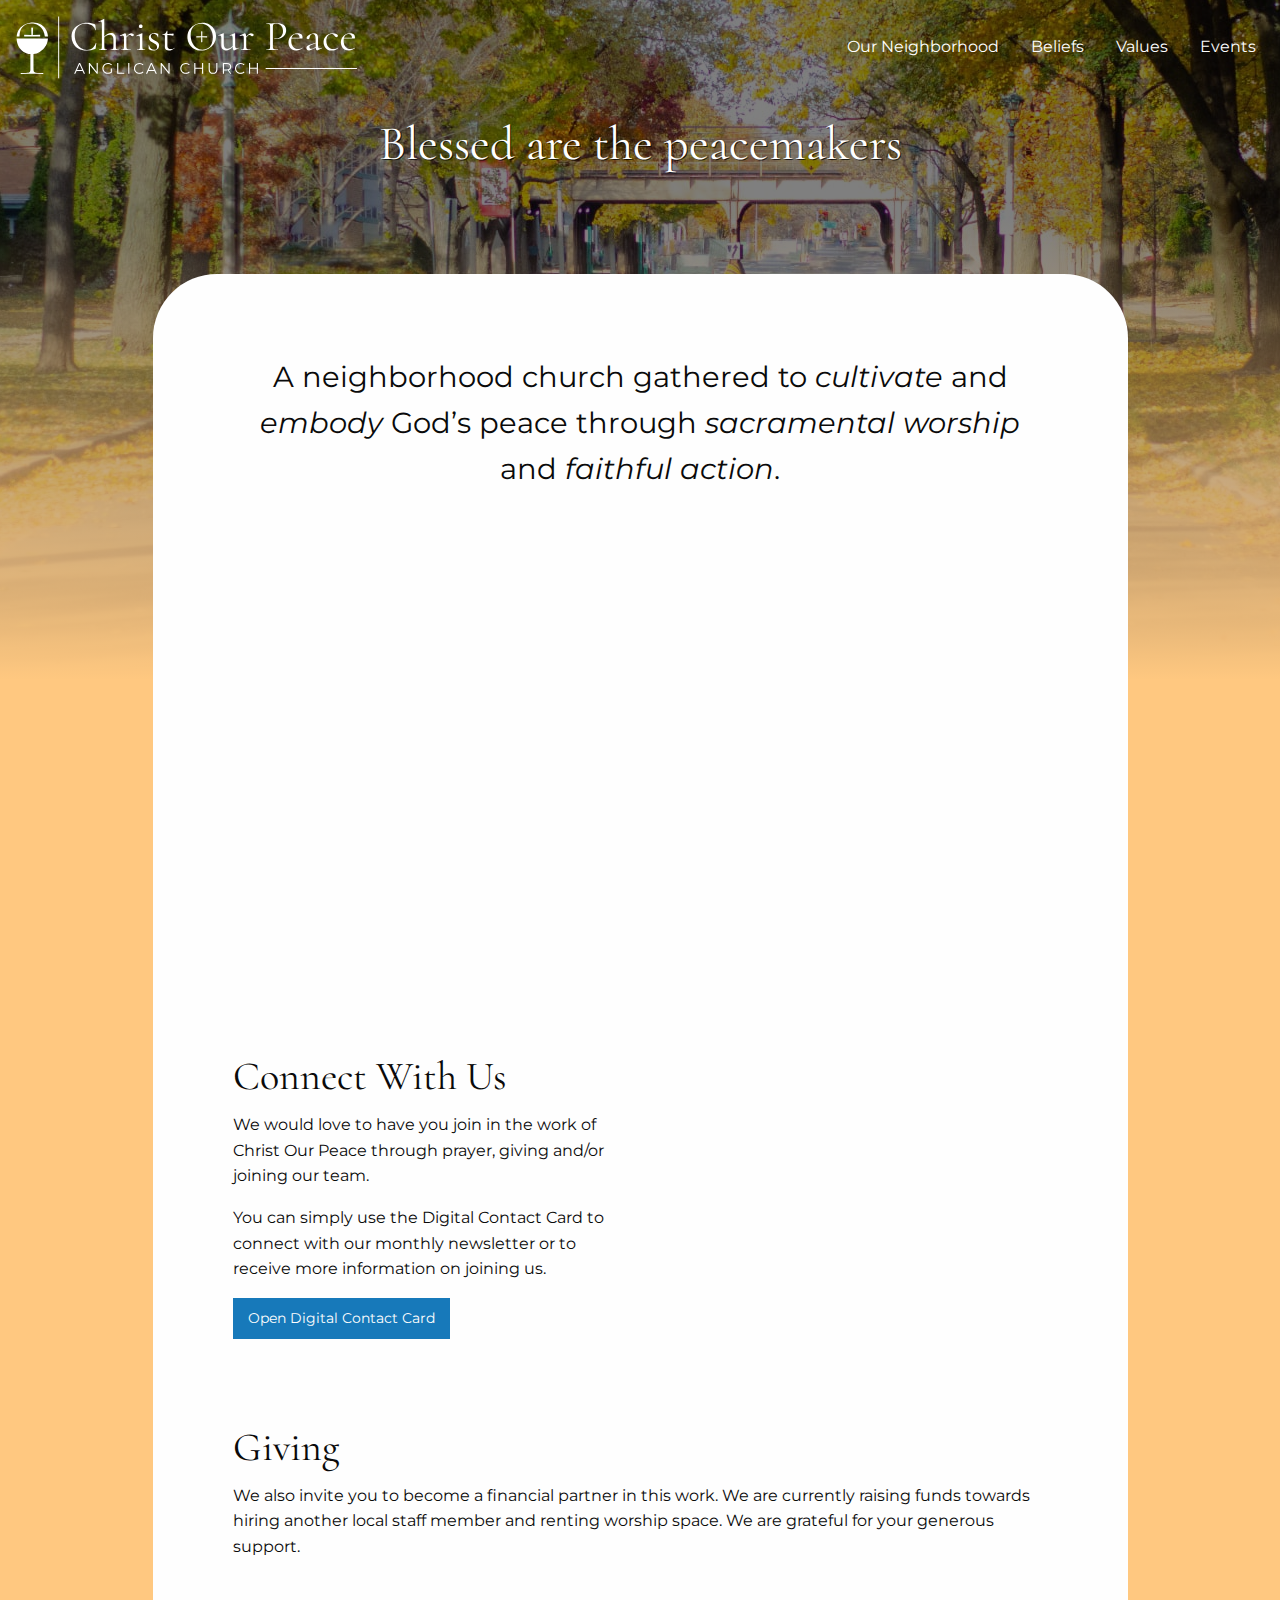
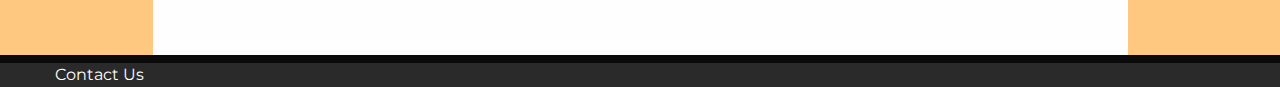
<file: index.html>
<!DOCTYPE html>
<html lang="en">
<head>
    
    <meta charset="utf-8" />
    <meta http-equiv="x-ua-compatible" content="ie=edge" />
    <meta name="viewport" content="width=device-width, initial-scale=1.0" />

    <meta name="apple-mobile-web-app-title" content="Christ Our Peace">
    <meta name="application-name" content="Christ Our Peace">
    <meta name="msapplication-TileColor" content="#603cba">
    <meta name="theme-color" content="#ffffff">
    <link rel="apple-touch-icon" sizes="180x180" href="/apple-touch-icon.png">
    <link rel="icon" type="image/png" sizes="32x32" href="/favicon-32x32.png">
    <link rel="icon" type="image/png" sizes="16x16" href="/favicon-16x16.png">
    <link rel="manifest" href="/site.webmanifest">
    <link rel="mask-icon" href="/safari-pinned-tab.svg" color="#440080">

    <title>Christ Our Peace Anglican Church, Oak Park, IL</title>
    <link rel="stylesheet" href="/assets/css/site-90428ef2a97f342cb5c9268140feba92.css" />
    <style>
      @font-face {font-family: 'Dobkin Plain';src: url(/assets/fonts/DobkinPlain-ab51bc59b50e7547242f77ef161e21e8.woff) format('woff');font-weight: normal;font-style: normal;}
      @font-face {font-family: 'Peace Sans';src: url(/assets/fonts/peace_sans-webfont-f5b71dfd5fea015ef2a7a74f2fc1af51.woff) format('woff');font-weight: normal;font-style: normal;}
    </style>

</head>
<body>
    
    <header>
    <div class="bg" style="background-image:url(/assets/img/masthead-57e44bb707f2c9b3ec5f38e5a09c8a52.jpg);background-position-y: -570px;"></div>
    <div class="bg bg-overlay"></div>
    <div class="bg bg-fade"></div>

    <div class="top-bar">
        <div class="top-bar-left">
            <h1 class="cell auto"><a href="/"><img src="/assets/img/logo-white-0bebea864a194d1ecac135908e70728d.svg" alt="Christ Our Peace Logo" /></a></h1>
        </div>
        <div class="top-bar-right">
            <nav>
    <ul class="menu">
        <li><a href="/our-neighborhood">Our Neighborhood</a></li>
        <li><a href="/what-we-believe">Beliefs</a></li>
        <li><a href="/values">Values</a></li>
        <li><a href="/events">Events</a></li>
    </ul>
</nav>

        </div>
    </div>
    <div class="grid-container">
        <!--div class="grid-x grid-margin-x">
            <h1 class="cell auto"><a href="/"><img src="/assets/img/logo-8388c1e2c398e80e1c2d322be6c5f934.png" alt="Christ Our Peace Logo" /></a></h1>
            <!--div class="cell auto"><nav>
    <ul class="menu">
        <li><a href="/our-neighborhood">Our Neighborhood</a></li>
        <li><a href="/what-we-believe">Beliefs</a></li>
        <li><a href="/values">Values</a></li>
        <li><a href="/events">Events</a></li>
    </ul>
</nav>
</div-->
        </div-->

        
    <div class="grid-x align-center">
        <div class="cell shrink">
            <div class="h1" style="margin-top:1rem;margin-bottom: 4rem;text-shadow: 1px 1px rgba(0,0,0,0.75);color: white;">Blessed are the peacemakers</div>
        </div>
    </div>

    </div>
</header>


    <main class="page grid-container">
        <div class="grid-x grid-margin-x">
            <div class="cell auto">
<div class="grid-x align-center"><div class="cell large-10 primary-text">
    <div class="grid-x grid-margin-x">
        <!--div class="cell large-4">
            <img src="/assets/img/love-1ae838e6714071007a9aa82e040902f9.jpg" alt="Street art with the word Love" />
        </div-->
        <div class="cell auto" style="text-align: center;">
            <p class="lead" style="font-size: 1.8rem;">A neighborhood church gathered to <em>cultivate</em> and <em>embody</em> God’s peace through <em>sacramental worship</em> and <em>faithful action</em>.</p>
        </div>
    </div>

    <div class="grid-x align-center">
        <div class="cell small-11 video-wrapper">
            <div class="responsive-embed widescreen" style="margin-bottom:0;">
                <iframe id="ytplayer" src="https://www.youtube.com/embed/GONrlhgmkcQ?playsinline=1&rel=0&modestbranding=1&iv_load_policy=3" frameborder="0" allow="encrypted-media; picture-in-picture" allowfullscreen></iframe>
            </div>
        </div>
    </div>

    <div style="padding: 2rem 1rem;"></div>
    <div class="grid-x grid-margin-x">
        <div class="cell medium-6">
            <h2>Connect With Us</h2>
            <p>We would love to have you join in the work of Christ Our Peace through prayer, giving and/or joining our team.</p>
            <p>You can simply use the Digital Contact Card to connect with our monthly newsletter or to receive more information on joining us.</p>
            <button type="button" class="button" data-open="signupModal">Open Digital Contact Card<button>
        </div>
        <div class="cell medium-6">
            <div id="signupModal" class="reveal" data-reveal>
                <div class="breeze_form_embed" data-subdomain="friendsofthesavior" data-address="7016ff" data-width="100%" data-border_width="0" data-border_color="000000" data-background_color="ffffff" data-button_color="1779ba"></div><script src="https://app.breezechms.com/js/form_embed.js"></script>
                <button type="button" class="close-button" data-close aria-label="Close sign up modal"><span aria-hidden="true">&times;</span></button>
            </div>
        </div>
    </div>

    <div style="padding: 2rem 1rem;"></div>
    <h2>Giving</h2>
    <p>We also invite you to become a financial partner in this work. We are currently raising funds towards hiring another local staff member and renting worship space. We are grateful for your generous support.<p>

    <!--img src="/assets/img/mural1-7441bf1c5a196f9194ac15c56ea442f2.jpg" />
    <div style="background-image: url(/assets/img/mural2@2x-0ecceb899dc0b1f7bf065add2b6c493e.jpg)">
        <h2>Our Mission</h2>
    </div-->
</div></div>
</div>
        </div>
    </main>

    <footer>
    <div class="grid-container">
        <div class="grid-x grid-margin-x">
            <div class="cell">Contact Us</div>
        </div>
    </div>
</footer>


    <script src="/assets/js/site-72e189cc31d6e15565ff.js"></script>

</body>
</html>
</file>
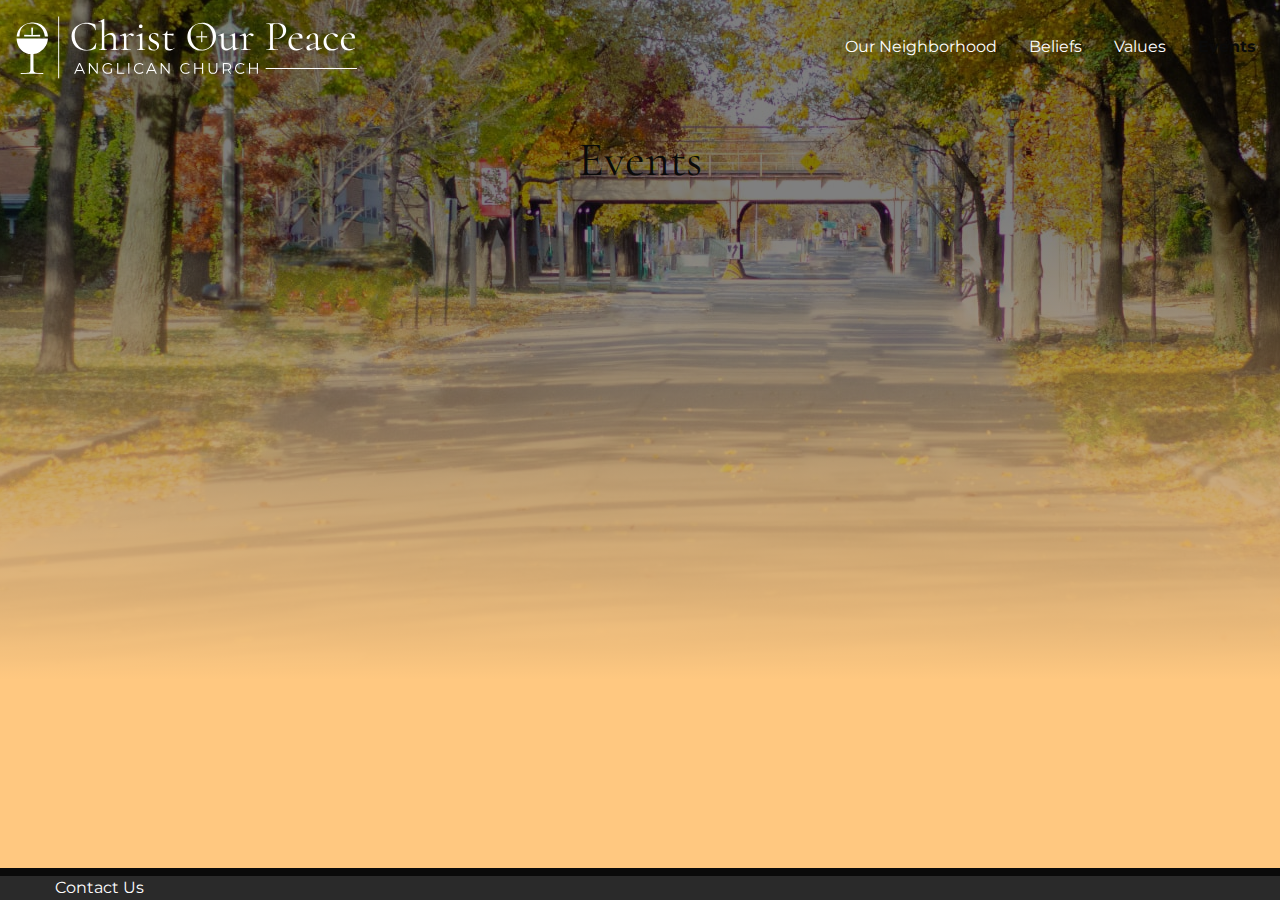
<file: events.html>
<!DOCTYPE html>
<html lang="en">
<head>
    
    <meta charset="utf-8" />
    <meta http-equiv="x-ua-compatible" content="ie=edge" />
    <meta name="viewport" content="width=device-width, initial-scale=1.0" />

    <meta name="apple-mobile-web-app-title" content="Christ Our Peace">
    <meta name="application-name" content="Christ Our Peace">
    <meta name="msapplication-TileColor" content="#603cba">
    <meta name="theme-color" content="#ffffff">
    <link rel="apple-touch-icon" sizes="180x180" href="/apple-touch-icon.png">
    <link rel="icon" type="image/png" sizes="32x32" href="/favicon-32x32.png">
    <link rel="icon" type="image/png" sizes="16x16" href="/favicon-16x16.png">
    <link rel="manifest" href="/site.webmanifest">
    <link rel="mask-icon" href="/safari-pinned-tab.svg" color="#440080">

    <title>Christ Our Peace Anglican Church | Events </title>
    <link rel="stylesheet" href="/assets/css/site-90428ef2a97f342cb5c9268140feba92.css" />
    <style>
      @font-face {font-family: 'Dobkin Plain';src: url(/assets/fonts/DobkinPlain-ab51bc59b50e7547242f77ef161e21e8.woff) format('woff');font-weight: normal;font-style: normal;}
      @font-face {font-family: 'Peace Sans';src: url(/assets/fonts/peace_sans-webfont-f5b71dfd5fea015ef2a7a74f2fc1af51.woff) format('woff');font-weight: normal;font-style: normal;}
    </style>

</head>
<body>
    
    <header>
    <div class="bg" style="background-image:url(/assets/img/masthead-57e44bb707f2c9b3ec5f38e5a09c8a52.jpg);background-position-y: -570px;"></div>
    <div class="bg bg-overlay"></div>
    <div class="bg bg-fade"></div>

    <div class="top-bar">
        <div class="top-bar-left">
            <h1 class="cell auto"><a href="/"><img src="/assets/img/logo-white-0bebea864a194d1ecac135908e70728d.svg" alt="Christ Our Peace Logo" /></a></h1>
        </div>
        <div class="top-bar-right">
            <nav>
    <ul class="menu">
        <li><a href="/our-neighborhood">Our Neighborhood</a></li>
        <li><a href="/what-we-believe">Beliefs</a></li>
        <li><a href="/values">Values</a></li>
        <li class="menu-text">Events</li>
    </ul>
</nav>

        </div>
    </div>
    <div class="grid-container">
        <!--div class="grid-x grid-margin-x">
            <h1 class="cell auto"><a href="/"><img src="/assets/img/logo-8388c1e2c398e80e1c2d322be6c5f934.png" alt="Christ Our Peace Logo" /></a></h1>
            <!--div class="cell auto"><nav>
    <ul class="menu">
        <li><a href="/our-neighborhood">Our Neighborhood</a></li>
        <li><a href="/what-we-believe">Beliefs</a></li>
        <li><a href="/values">Values</a></li>
        <li class="menu-text">Events</li>
    </ul>
</nav>
</div-->
        </div-->

        
    </div>
</header>


    <main class="page grid-container">
        <div class="grid-x grid-margin-x">
            <div class="cell auto">
    <h1>Events</h1>
</div>
        </div>
    </main>

    <footer>
    <div class="grid-container">
        <div class="grid-x grid-margin-x">
            <div class="cell">Contact Us</div>
        </div>
    </div>
</footer>


    <script src="/assets/js/site-72e189cc31d6e15565ff.js"></script>

</body>
</html>
</file>
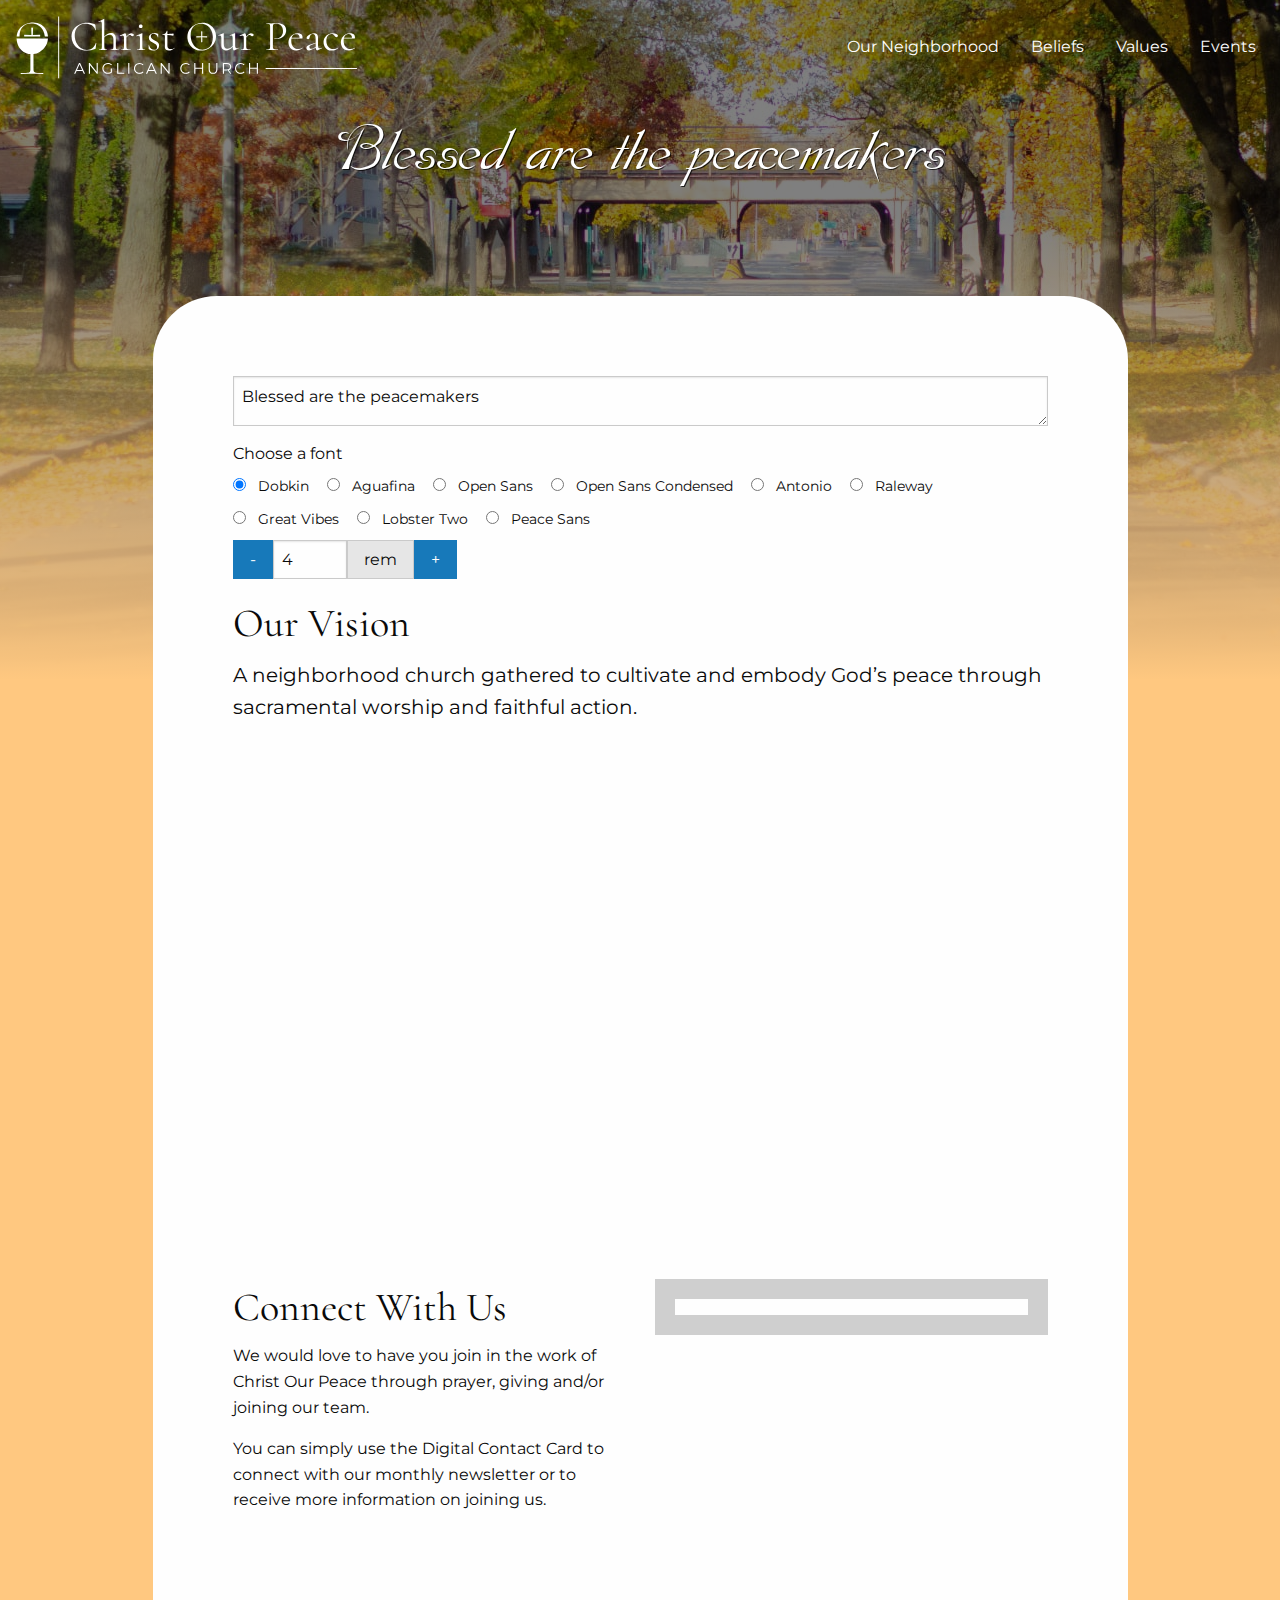
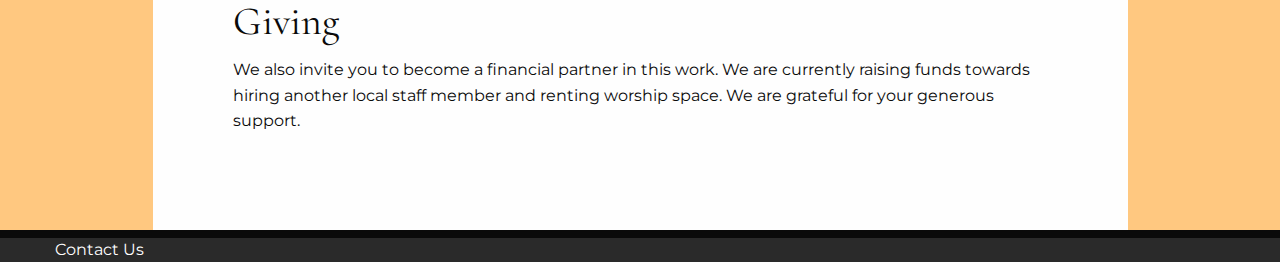
<file: font-test.html>
<!DOCTYPE html>
<html lang="en">
<head>
    
    <meta charset="utf-8" />
    <meta http-equiv="x-ua-compatible" content="ie=edge" />
    <meta name="viewport" content="width=device-width, initial-scale=1.0" />

    <meta name="apple-mobile-web-app-title" content="Christ Our Peace">
    <meta name="application-name" content="Christ Our Peace">
    <meta name="msapplication-TileColor" content="#603cba">
    <meta name="theme-color" content="#ffffff">
    <link rel="apple-touch-icon" sizes="180x180" href="/apple-touch-icon.png">
    <link rel="icon" type="image/png" sizes="32x32" href="/favicon-32x32.png">
    <link rel="icon" type="image/png" sizes="16x16" href="/favicon-16x16.png">
    <link rel="manifest" href="/site.webmanifest">
    <link rel="mask-icon" href="/safari-pinned-tab.svg" color="#440080">

    <title>Christ Our Peace Anglican Church, Oak Park, IL</title>
    <link rel="stylesheet" href="/assets/css/site-90428ef2a97f342cb5c9268140feba92.css" />
    <style>
      @font-face {font-family: 'Dobkin Plain';src: url(/assets/fonts/DobkinPlain-ab51bc59b50e7547242f77ef161e21e8.woff) format('woff');font-weight: normal;font-style: normal;}
      @font-face {font-family: 'Peace Sans';src: url(/assets/fonts/peace_sans-webfont-f5b71dfd5fea015ef2a7a74f2fc1af51.woff) format('woff');font-weight: normal;font-style: normal;}
    </style>

</head>
<body>
    
    <header>
    <div class="bg" style="background-image:url(/assets/img/masthead-57e44bb707f2c9b3ec5f38e5a09c8a52.jpg);background-position-y: -570px;"></div>
    <div class="bg bg-overlay"></div>
    <div class="bg bg-fade"></div>

    <div class="top-bar">
        <div class="top-bar-left">
            <h1 class="cell auto"><a href="/"><img src="/assets/img/logo-white-0bebea864a194d1ecac135908e70728d.svg" alt="Christ Our Peace Logo" /></a></h1>
        </div>
        <div class="top-bar-right">
            <nav>
    <ul class="menu">
        <li><a href="/our-neighborhood">Our Neighborhood</a></li>
        <li><a href="/what-we-believe">Beliefs</a></li>
        <li><a href="/values">Values</a></li>
        <li><a href="/events">Events</a></li>
    </ul>
</nav>

        </div>
    </div>
    <div class="grid-container">
        <!--div class="grid-x grid-margin-x">
            <h1 class="cell auto"><a href="/"><img src="/assets/img/logo-8388c1e2c398e80e1c2d322be6c5f934.png" alt="Christ Our Peace Logo" /></a></h1>
            <!--div class="cell auto"><nav>
    <ul class="menu">
        <li><a href="/our-neighborhood">Our Neighborhood</a></li>
        <li><a href="/what-we-believe">Beliefs</a></li>
        <li><a href="/values">Values</a></li>
        <li><a href="/events">Events</a></li>
    </ul>
</nav>
</div-->
        </div-->

        
    <div class="grid-x align-center">
        <div class="cell shrink" style="max-width: 100%;">
            <div id="head_text" class="h1" style="text-align: center;font-family:'Dobkin Plain';font-size: 4rem;margin-top:1rem;margin-bottom: 4rem;text-shadow: 1px 1px rgba(0,0,0,0.75);color: white;">Blessed are the peacemakers</div>
        </div>
    </div>

    </div>
</header>


    <main class="page grid-container">
        <div class="grid-x grid-margin-x">
            <div class="cell auto">
<div class="grid-x align-center"><div class="cell large-10 primary-text">
    <div class="grid-x grid-margin-x">
        <!--div class="cell large-4">
            <img src="/assets/img/love-1ae838e6714071007a9aa82e040902f9.jpg" alt="Street art with the word Love" />
        </div-->
        <div class="cell auto">
            <textarea id="text_entry">Blessed are the peacemakers</textarea>

            <fieldset>
                <legend>Choose a font</legend>
                <label style="display: inline-block;margin-right: 1em;"><input type="radio" name="font" value="Dobkin Plain" checked /> Dobkin</label>
                <label style="display: inline-block;margin-right: 1em;"><input type="radio" name="font" value="Aguafina Script" /> Aguafina</label>
                <label style="display: inline-block;margin-right: 1em;"><input type="radio" name="font" value="Open Sans" /> Open Sans</label>
                <label style="display: inline-block;margin-right: 1em;"><input type="radio" name="font" value="Open Sans Condensed" /> Open Sans Condensed</label>
                <label style="display: inline-block;margin-right: 1em;"><input type="radio" name="font" value="Antonio" /> Antonio</label>
                <label style="display: inline-block;margin-right: 1em;"><input type="radio" name="font" value="Raleway" /> Raleway</label>
                <label style="display: inline-block;margin-right: 1em;"><input type="radio" name="font" value="Great Vibes" /> Great Vibes</label>
                <label style="display: inline-block;margin-right: 1em;"><input type="radio" name="font" value="Lobster Two" /> Lobster Two</label>
                <label style="display: inline-block;margin-right: 1em;"><input type="radio" name="font" value="Peace Sans" /> Peace Sans</label>
            </fieldset>

            <div class="input-group" style="width: 14em">
                <div class="input-group-button">
                    <button class="button" onclick="decrementFontSize()">-</button>
                </div>
                <input id="font_size" class="input-group-field" onkeyup="newFontSize()" type="text" value="4" />
                <span class="input-group-label">rem</span>
                <div class="input-group-button">
                    <button class="button" onclick="incrementFontSize()">+</button>
                </div>
            </div>

            <script>
             var entry = document.getElementById("text_entry");
             var header = document.getElementById("head_text");
             entry.addEventListener('keyup', function(e) {
                 header.textContent = entry.value;
                 header.innerHTML = header.innerHTML.replaceAll("\n", "<br>");
             })

             document.querySelectorAll('input[type=radio][name="font"]').forEach(
                 radio => radio.addEventListener('change', () => header.style.fontFamily = radio.value)
             )

             function incrementFontSize() {
                 var newSize = parseFloat(document.getElementById('font_size').value) + 0.1
                 newSize = Math.round(newSize * 10) / 10
                 setFontSize(newSize)
             }
             function decrementFontSize() {
                 var newSize = parseFloat(document.getElementById('font_size').value) - 0.1
                 newSize = Math.round(newSize * 10) / 10
                 setFontSize(newSize)
             }
             function newFontSize() {
                 if(event.key === '.') { return }

                 var newSize = parseFloat(event.target.value)
                 if(isNaN(newSize)) { return }

                 setFontSize(newSize)
             }
             function setFontSize(newSize) {
                 var fontSizeInput = document.getElementById('font_size');
                 var start = fontSizeInput.selectionStart, end = fontSizeInput.selectionEnd;
                 fontSizeInput.value = newSize;
                 fontSizeInput.setSelectionRange(start, end);

                 header.style.fontSize = newSize + "rem";
             }
            </script>
            <h2>Our Vision</h2>
            <p class="lead">A neighborhood church gathered to cultivate and embody God’s peace through sacramental worship and faithful action.</p>
        </div>
    </div>

    <div class="grid-x align-center">
        <div class="cell small-11 video-wrapper">
            <div class="responsive-embed widescreen" style="margin-bottom:0;">
                <iframe id="ytplayer" src="https://www.youtube.com/embed/GONrlhgmkcQ?playsinline=1&rel=0&modestbranding=1&iv_load_policy=3" frameborder="0" allow="encrypted-media; picture-in-picture" allowfullscreen></iframe>
            </div>
        </div>
    </div>

    <div style="padding: 2rem 1rem;"></div>
    <div class="grid-x grid-margin-x">
        <div class="cell medium-6">
            <h2>Connect With Us</h2>
            <p>We would love to have you join in the work of Christ Our Peace through prayer, giving and/or joining our team.</p>
            <p>You can simply use the Digital Contact Card to connect with our monthly newsletter or to receive more information on joining us.</p>
        </div>
        <div class="cell medium-6">
            <div class="signup">
                <div class="breeze_form_embed" data-subdomain="friendsofthesavior" data-address="7016ff" data-width="100%" data-border_width="0" data-border_color="000000" data-background_color="ffffff" data-button_color="1779ba"></div><script src="https://app.breezechms.com/js/form_embed.js"></script>
            </div>
        </div>
    </div>

    <div style="padding: 2rem 1rem;"></div>
    <h2>Giving</h2>
    <p>We also invite you to become a financial partner in this work. We are currently raising funds towards hiring another local staff member and renting worship space. We are grateful for your generous support.<p>

    <!--img src="/assets/img/mural1-7441bf1c5a196f9194ac15c56ea442f2.jpg" />
    <div style="background-image: url(/assets/img/mural2@2x-0ecceb899dc0b1f7bf065add2b6c493e.jpg)">
        <h2>Our Mission</h2>
    </div-->
</div></div>
</div>
        </div>
    </main>

    <footer>
    <div class="grid-container">
        <div class="grid-x grid-margin-x">
            <div class="cell">Contact Us</div>
        </div>
    </div>
</footer>


    <script src="/assets/js/site-72e189cc31d6e15565ff.js"></script>

</body>
</html>
</file>
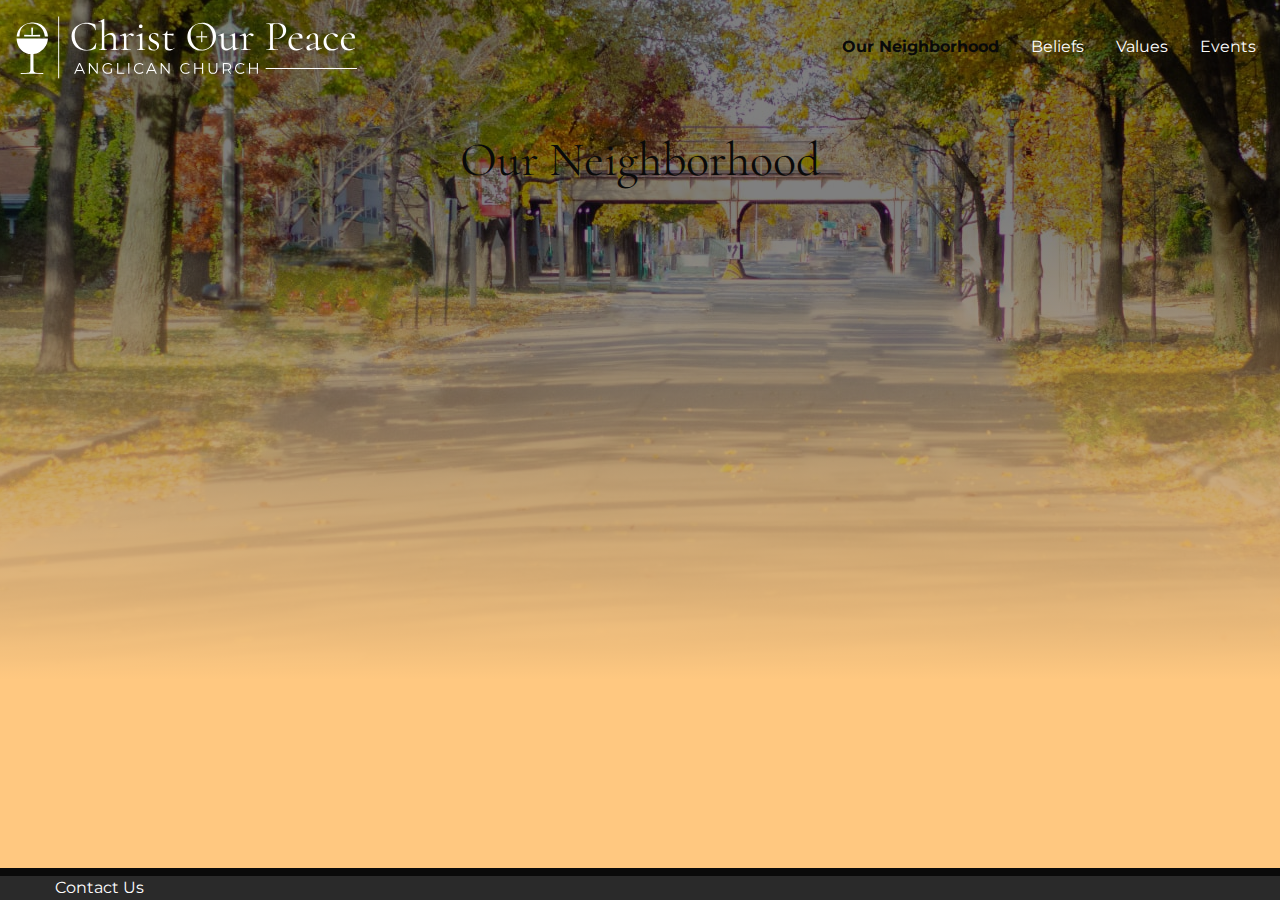
<file: our-neighborhood.html>
<!DOCTYPE html>
<html lang="en">
<head>
    
    <meta charset="utf-8" />
    <meta http-equiv="x-ua-compatible" content="ie=edge" />
    <meta name="viewport" content="width=device-width, initial-scale=1.0" />

    <meta name="apple-mobile-web-app-title" content="Christ Our Peace">
    <meta name="application-name" content="Christ Our Peace">
    <meta name="msapplication-TileColor" content="#603cba">
    <meta name="theme-color" content="#ffffff">
    <link rel="apple-touch-icon" sizes="180x180" href="/apple-touch-icon.png">
    <link rel="icon" type="image/png" sizes="32x32" href="/favicon-32x32.png">
    <link rel="icon" type="image/png" sizes="16x16" href="/favicon-16x16.png">
    <link rel="manifest" href="/site.webmanifest">
    <link rel="mask-icon" href="/safari-pinned-tab.svg" color="#440080">

    <title>Christ Our Peace Anglican Church | Our Neighborhood </title>
    <link rel="stylesheet" href="/assets/css/site-90428ef2a97f342cb5c9268140feba92.css" />
    <style>
      @font-face {font-family: 'Dobkin Plain';src: url(/assets/fonts/DobkinPlain-ab51bc59b50e7547242f77ef161e21e8.woff) format('woff');font-weight: normal;font-style: normal;}
      @font-face {font-family: 'Peace Sans';src: url(/assets/fonts/peace_sans-webfont-f5b71dfd5fea015ef2a7a74f2fc1af51.woff) format('woff');font-weight: normal;font-style: normal;}
    </style>

</head>
<body>
    
    <header>
    <div class="bg" style="background-image:url(/assets/img/masthead-57e44bb707f2c9b3ec5f38e5a09c8a52.jpg);background-position-y: -570px;"></div>
    <div class="bg bg-overlay"></div>
    <div class="bg bg-fade"></div>

    <div class="top-bar">
        <div class="top-bar-left">
            <h1 class="cell auto"><a href="/"><img src="/assets/img/logo-white-0bebea864a194d1ecac135908e70728d.svg" alt="Christ Our Peace Logo" /></a></h1>
        </div>
        <div class="top-bar-right">
            <nav>
    <ul class="menu">
        <li class="menu-text">Our Neighborhood</li>
        <li><a href="/what-we-believe">Beliefs</a></li>
        <li><a href="/values">Values</a></li>
        <li><a href="/events">Events</a></li>
    </ul>
</nav>

        </div>
    </div>
    <div class="grid-container">
        <!--div class="grid-x grid-margin-x">
            <h1 class="cell auto"><a href="/"><img src="/assets/img/logo-8388c1e2c398e80e1c2d322be6c5f934.png" alt="Christ Our Peace Logo" /></a></h1>
            <!--div class="cell auto"><nav>
    <ul class="menu">
        <li class="menu-text">Our Neighborhood</li>
        <li><a href="/what-we-believe">Beliefs</a></li>
        <li><a href="/values">Values</a></li>
        <li><a href="/events">Events</a></li>
    </ul>
</nav>
</div-->
        </div-->

        
    </div>
</header>


    <main class="page grid-container">
        <div class="grid-x grid-margin-x">
            <div class="cell auto">
    <h1>Our Neighborhood</h1>
</div>
        </div>
    </main>

    <footer>
    <div class="grid-container">
        <div class="grid-x grid-margin-x">
            <div class="cell">Contact Us</div>
        </div>
    </div>
</footer>


    <script src="/assets/js/site-72e189cc31d6e15565ff.js"></script>

</body>
</html>
</file>
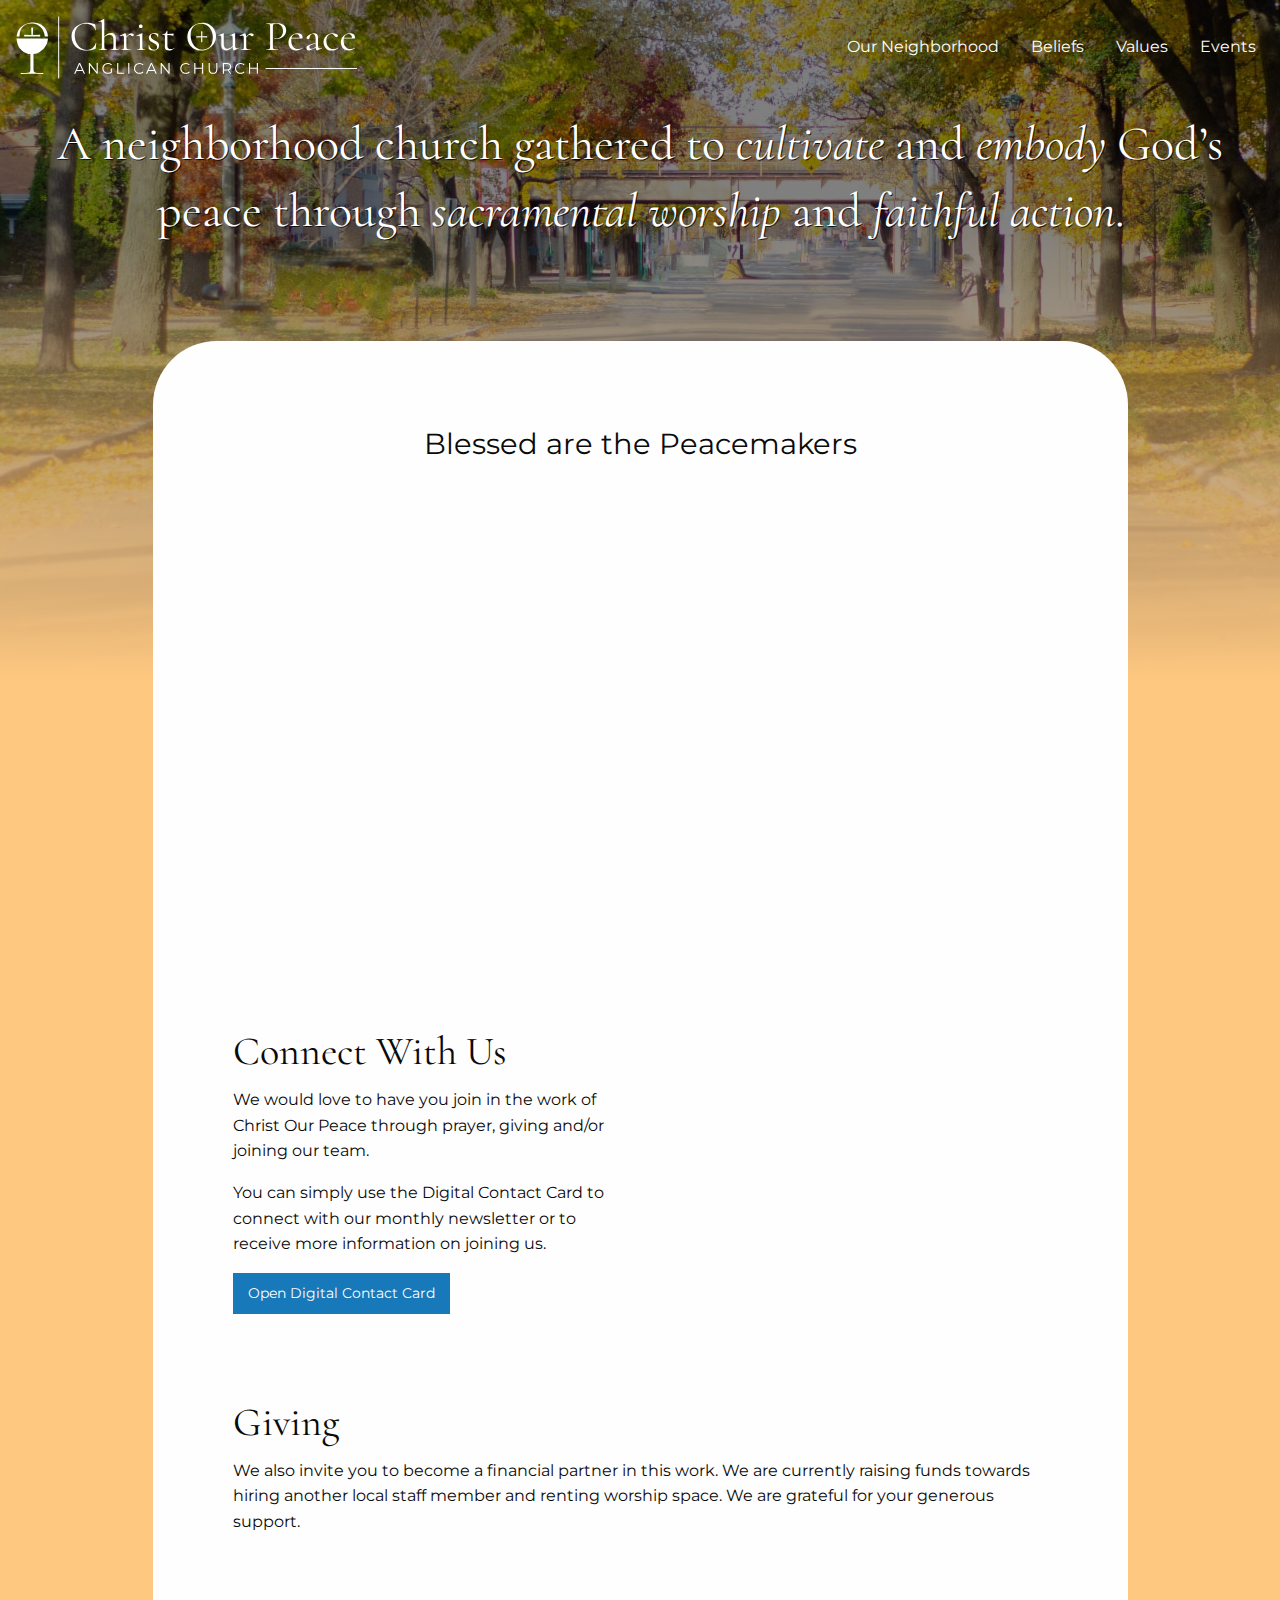
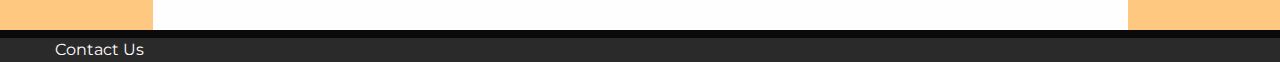
<file: switch.html>
<!DOCTYPE html>
<html lang="en">
<head>
    
    <meta charset="utf-8" />
    <meta http-equiv="x-ua-compatible" content="ie=edge" />
    <meta name="viewport" content="width=device-width, initial-scale=1.0" />

    <meta name="apple-mobile-web-app-title" content="Christ Our Peace">
    <meta name="application-name" content="Christ Our Peace">
    <meta name="msapplication-TileColor" content="#603cba">
    <meta name="theme-color" content="#ffffff">
    <link rel="apple-touch-icon" sizes="180x180" href="/apple-touch-icon.png">
    <link rel="icon" type="image/png" sizes="32x32" href="/favicon-32x32.png">
    <link rel="icon" type="image/png" sizes="16x16" href="/favicon-16x16.png">
    <link rel="manifest" href="/site.webmanifest">
    <link rel="mask-icon" href="/safari-pinned-tab.svg" color="#440080">

    <title>Christ Our Peace Anglican Church, Oak Park, IL</title>
    <link rel="stylesheet" href="/assets/css/site-90428ef2a97f342cb5c9268140feba92.css" />
    <style>
      @font-face {font-family: 'Dobkin Plain';src: url(/assets/fonts/DobkinPlain-ab51bc59b50e7547242f77ef161e21e8.woff) format('woff');font-weight: normal;font-style: normal;}
      @font-face {font-family: 'Peace Sans';src: url(/assets/fonts/peace_sans-webfont-f5b71dfd5fea015ef2a7a74f2fc1af51.woff) format('woff');font-weight: normal;font-style: normal;}
    </style>

</head>
<body>
    
    <header>
    <div class="bg" style="background-image:url(/assets/img/masthead-57e44bb707f2c9b3ec5f38e5a09c8a52.jpg);background-position-y: -570px;"></div>
    <div class="bg bg-overlay"></div>
    <div class="bg bg-fade"></div>

    <div class="top-bar">
        <div class="top-bar-left">
            <h1 class="cell auto"><a href="/"><img src="/assets/img/logo-white-0bebea864a194d1ecac135908e70728d.svg" alt="Christ Our Peace Logo" /></a></h1>
        </div>
        <div class="top-bar-right">
            <nav>
    <ul class="menu">
        <li><a href="/our-neighborhood">Our Neighborhood</a></li>
        <li><a href="/what-we-believe">Beliefs</a></li>
        <li><a href="/values">Values</a></li>
        <li><a href="/events">Events</a></li>
    </ul>
</nav>

        </div>
    </div>
    <div class="grid-container">
        <!--div class="grid-x grid-margin-x">
            <h1 class="cell auto"><a href="/"><img src="/assets/img/logo-8388c1e2c398e80e1c2d322be6c5f934.png" alt="Christ Our Peace Logo" /></a></h1>
            <!--div class="cell auto"><nav>
    <ul class="menu">
        <li><a href="/our-neighborhood">Our Neighborhood</a></li>
        <li><a href="/what-we-believe">Beliefs</a></li>
        <li><a href="/values">Values</a></li>
        <li><a href="/events">Events</a></li>
    </ul>
</nav>
</div-->
        </div-->

        
    <div class="grid-x align-center">
        <div class="cell auto">
            <div class="h1" style="margin-top:1rem;margin-bottom: 4rem;text-shadow: 1px 1px rgba(0,0,0,0.75);color: white;text-align: center;">
                A neighborhood church gathered to <em>cultivate</em> and <em>embody</em> God’s peace through <em>sacramental worship</em> and <em>faithful action</em>.
            </div>
        </div>
    </div>

    </div>
</header>


    <main class="page grid-container">
        <div class="grid-x grid-margin-x">
            <div class="cell auto">
<div class="grid-x align-center"><div class="cell large-10 primary-text">
    <div class="grid-x grid-margin-x">
        <!--div class="cell large-4">
            <img src="/assets/img/love-1ae838e6714071007a9aa82e040902f9.jpg" alt="Street art with the word Love" />
        </div-->
        <div class="cell auto" style="text-align: center;">
            <p class="lead" style="font-size: 1.8rem;">Blessed are the Peacemakers</p>
        </div>
    </div>

    <div class="grid-x align-center">
        <div class="cell small-11 video-wrapper">
            <div class="responsive-embed widescreen" style="margin-bottom:0;">
                <iframe id="ytplayer" src="https://www.youtube.com/embed/GONrlhgmkcQ?playsinline=1&rel=0&modestbranding=1&iv_load_policy=3" frameborder="0" allow="encrypted-media; picture-in-picture" allowfullscreen></iframe>
            </div>
        </div>
    </div>

    <div style="padding: 2rem 1rem;"></div>
    <div class="grid-x grid-margin-x">
        <div class="cell medium-6">
            <h2>Connect With Us</h2>
            <p>We would love to have you join in the work of Christ Our Peace through prayer, giving and/or joining our team.</p>
            <p>You can simply use the Digital Contact Card to connect with our monthly newsletter or to receive more information on joining us.</p>
            <button type="button" class="button" data-open="signupModal">Open Digital Contact Card<button>
        </div>
        <div class="cell medium-6">
            <div id="signupModal" class="reveal" data-reveal>
                <div class="breeze_form_embed" data-subdomain="friendsofthesavior" data-address="7016ff" data-width="100%" data-border_width="0" data-border_color="000000" data-background_color="ffffff" data-button_color="1779ba"></div><script src="https://app.breezechms.com/js/form_embed.js"></script>
                <button type="button" class="close-button" data-close aria-label="Close sign up modal"><span aria-hidden="true">&times;</span></button>
            </div>
        </div>
    </div>

    <div style="padding: 2rem 1rem;"></div>
    <h2>Giving</h2>
    <p>We also invite you to become a financial partner in this work. We are currently raising funds towards hiring another local staff member and renting worship space. We are grateful for your generous support.<p>

    <!--img src="/assets/img/mural1-7441bf1c5a196f9194ac15c56ea442f2.jpg" />
    <div style="background-image: url(/assets/img/mural2@2x-0ecceb899dc0b1f7bf065add2b6c493e.jpg)">
        <h2>Our Mission</h2>
    </div-->
</div></div>
</div>
        </div>
    </main>

    <footer>
    <div class="grid-container">
        <div class="grid-x grid-margin-x">
            <div class="cell">Contact Us</div>
        </div>
    </div>
</footer>


    <script src="/assets/js/site-72e189cc31d6e15565ff.js"></script>

</body>
</html>
</file>
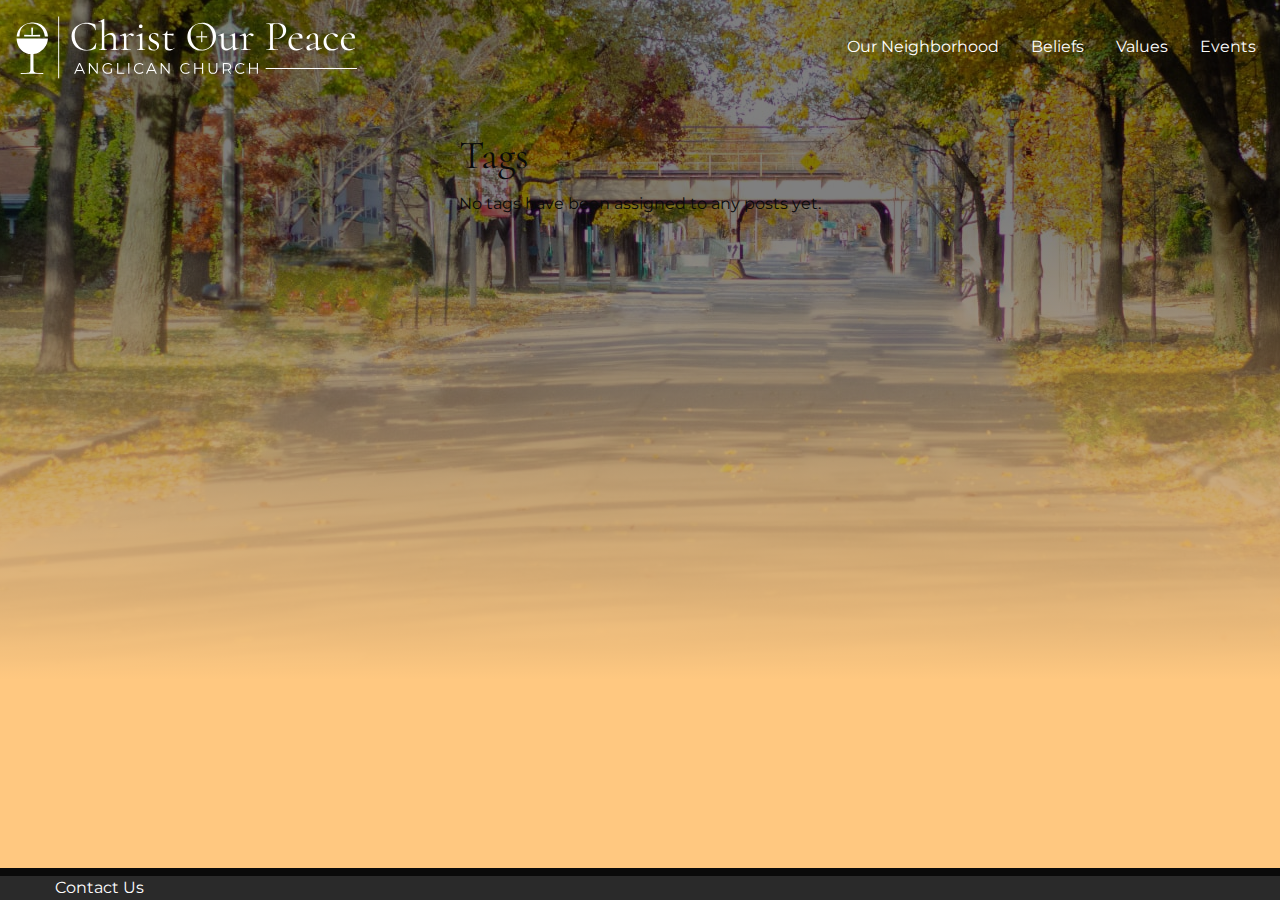
<file: tags.html>
<!DOCTYPE html>
<html lang="en">
<head>
    
    <meta charset="utf-8" />
    <meta http-equiv="x-ua-compatible" content="ie=edge" />
    <meta name="viewport" content="width=device-width, initial-scale=1.0" />

    <meta name="apple-mobile-web-app-title" content="Christ Our Peace">
    <meta name="application-name" content="Christ Our Peace">
    <meta name="msapplication-TileColor" content="#603cba">
    <meta name="theme-color" content="#ffffff">
    <link rel="apple-touch-icon" sizes="180x180" href="/apple-touch-icon.png">
    <link rel="icon" type="image/png" sizes="32x32" href="/favicon-32x32.png">
    <link rel="icon" type="image/png" sizes="16x16" href="/favicon-16x16.png">
    <link rel="manifest" href="/site.webmanifest">
    <link rel="mask-icon" href="/safari-pinned-tab.svg" color="#440080">

    <title>Christ Our Peace Anglican Church: Tags</title>
    <link rel="stylesheet" href="/assets/css/site-90428ef2a97f342cb5c9268140feba92.css" />
    <style>
      @font-face {font-family: 'Dobkin Plain';src: url(/assets/fonts/DobkinPlain-ab51bc59b50e7547242f77ef161e21e8.woff) format('woff');font-weight: normal;font-style: normal;}
      @font-face {font-family: 'Peace Sans';src: url(/assets/fonts/peace_sans-webfont-f5b71dfd5fea015ef2a7a74f2fc1af51.woff) format('woff');font-weight: normal;font-style: normal;}
    </style>

</head>
<body>
    
    <header>
    <div class="bg" style="background-image:url(/assets/img/masthead-57e44bb707f2c9b3ec5f38e5a09c8a52.jpg);background-position-y: -570px;"></div>
    <div class="bg bg-overlay"></div>
    <div class="bg bg-fade"></div>

    <div class="top-bar">
        <div class="top-bar-left">
            <h1 class="cell auto"><a href="/"><img src="/assets/img/logo-white-0bebea864a194d1ecac135908e70728d.svg" alt="Christ Our Peace Logo" /></a></h1>
        </div>
        <div class="top-bar-right">
            <nav>
    <ul class="menu">
        <li><a href="/our-neighborhood">Our Neighborhood</a></li>
        <li><a href="/what-we-believe">Beliefs</a></li>
        <li><a href="/values">Values</a></li>
        <li><a href="/events">Events</a></li>
    </ul>
</nav>

        </div>
    </div>
    <div class="grid-container">
        <!--div class="grid-x grid-margin-x">
            <h1 class="cell auto"><a href="/"><img src="/assets/img/logo-8388c1e2c398e80e1c2d322be6c5f934.png" alt="Christ Our Peace Logo" /></a></h1>
            <!--div class="cell auto"><nav>
    <ul class="menu">
        <li><a href="/our-neighborhood">Our Neighborhood</a></li>
        <li><a href="/what-we-believe">Beliefs</a></li>
        <li><a href="/values">Values</a></li>
        <li><a href="/events">Events</a></li>
    </ul>
</nav>
</div-->
        </div-->

        
    </div>
</header>


    <main class="page grid-container">
        <div class="grid-x grid-margin-x">
            <div class="cell auto">
<h2>Tags</h2>
<ul class="no-bullet">
    
        <li>No tags have been assigned to any posts yet.</li>
    
</ul>
</div>
        </div>
    </main>

    <footer>
    <div class="grid-container">
        <div class="grid-x grid-margin-x">
            <div class="cell">Contact Us</div>
        </div>
    </div>
</footer>


    <script src="/assets/js/site-72e189cc31d6e15565ff.js"></script>

</body>
</html>
</file>
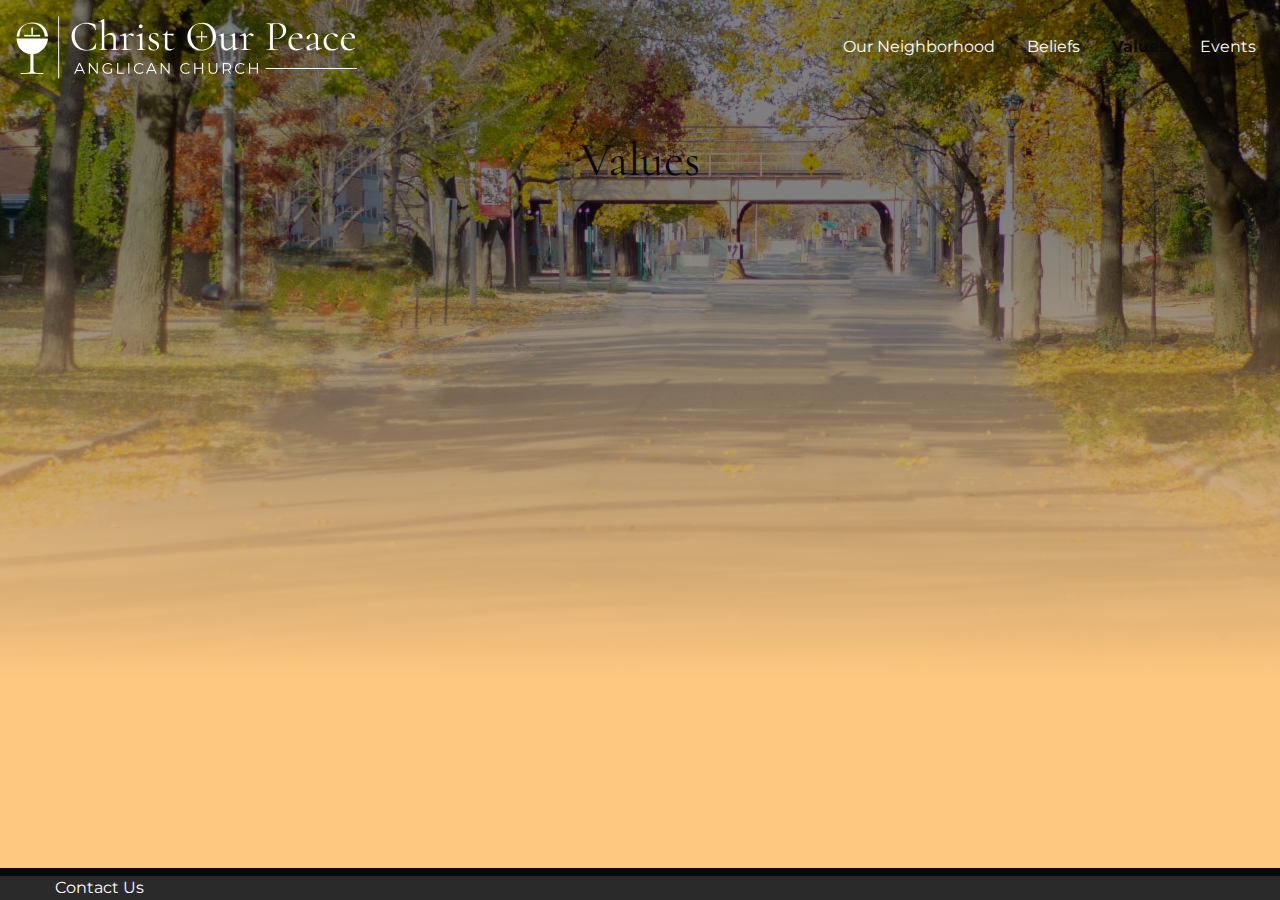
<file: values.html>
<!DOCTYPE html>
<html lang="en">
<head>
    
    <meta charset="utf-8" />
    <meta http-equiv="x-ua-compatible" content="ie=edge" />
    <meta name="viewport" content="width=device-width, initial-scale=1.0" />

    <meta name="apple-mobile-web-app-title" content="Christ Our Peace">
    <meta name="application-name" content="Christ Our Peace">
    <meta name="msapplication-TileColor" content="#603cba">
    <meta name="theme-color" content="#ffffff">
    <link rel="apple-touch-icon" sizes="180x180" href="/apple-touch-icon.png">
    <link rel="icon" type="image/png" sizes="32x32" href="/favicon-32x32.png">
    <link rel="icon" type="image/png" sizes="16x16" href="/favicon-16x16.png">
    <link rel="manifest" href="/site.webmanifest">
    <link rel="mask-icon" href="/safari-pinned-tab.svg" color="#440080">

    <title>Christ Our Peace Anglican Church | Values </title>
    <link rel="stylesheet" href="/assets/css/site-90428ef2a97f342cb5c9268140feba92.css" />
    <style>
      @font-face {font-family: 'Dobkin Plain';src: url(/assets/fonts/DobkinPlain-ab51bc59b50e7547242f77ef161e21e8.woff) format('woff');font-weight: normal;font-style: normal;}
      @font-face {font-family: 'Peace Sans';src: url(/assets/fonts/peace_sans-webfont-f5b71dfd5fea015ef2a7a74f2fc1af51.woff) format('woff');font-weight: normal;font-style: normal;}
    </style>

</head>
<body>
    
    <header>
    <div class="bg" style="background-image:url(/assets/img/masthead-57e44bb707f2c9b3ec5f38e5a09c8a52.jpg);background-position-y: -570px;"></div>
    <div class="bg bg-overlay"></div>
    <div class="bg bg-fade"></div>

    <div class="top-bar">
        <div class="top-bar-left">
            <h1 class="cell auto"><a href="/"><img src="/assets/img/logo-white-0bebea864a194d1ecac135908e70728d.svg" alt="Christ Our Peace Logo" /></a></h1>
        </div>
        <div class="top-bar-right">
            <nav>
    <ul class="menu">
        <li><a href="/our-neighborhood">Our Neighborhood</a></li>
        <li><a href="/what-we-believe">Beliefs</a></li>
        <li class="menu-text">Values</li>
        <li><a href="/events">Events</a></li>
    </ul>
</nav>

        </div>
    </div>
    <div class="grid-container">
        <!--div class="grid-x grid-margin-x">
            <h1 class="cell auto"><a href="/"><img src="/assets/img/logo-8388c1e2c398e80e1c2d322be6c5f934.png" alt="Christ Our Peace Logo" /></a></h1>
            <!--div class="cell auto"><nav>
    <ul class="menu">
        <li><a href="/our-neighborhood">Our Neighborhood</a></li>
        <li><a href="/what-we-believe">Beliefs</a></li>
        <li class="menu-text">Values</li>
        <li><a href="/events">Events</a></li>
    </ul>
</nav>
</div-->
        </div-->

        
    </div>
</header>


    <main class="page grid-container">
        <div class="grid-x grid-margin-x">
            <div class="cell auto">
    <h1>Values</h1>
</div>
        </div>
    </main>

    <footer>
    <div class="grid-container">
        <div class="grid-x grid-margin-x">
            <div class="cell">Contact Us</div>
        </div>
    </div>
</footer>


    <script src="/assets/js/site-72e189cc31d6e15565ff.js"></script>

</body>
</html>
</file>
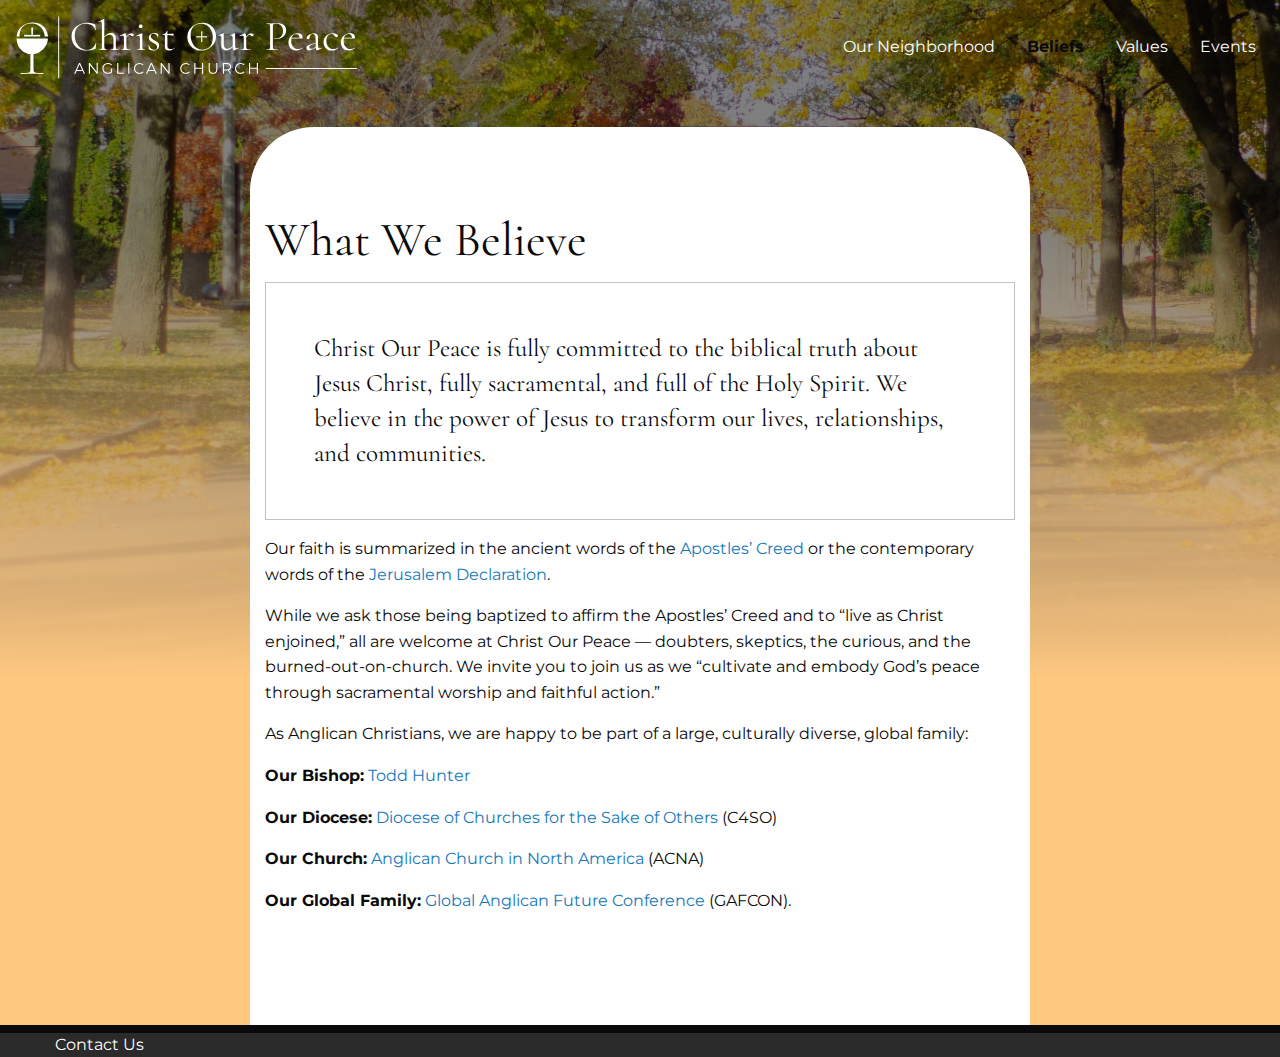
<file: what-we-believe.html>
<!DOCTYPE html>
<html lang="en">
<head>
    
    <meta charset="utf-8" />
    <meta http-equiv="x-ua-compatible" content="ie=edge" />
    <meta name="viewport" content="width=device-width, initial-scale=1.0" />

    <meta name="apple-mobile-web-app-title" content="Christ Our Peace">
    <meta name="application-name" content="Christ Our Peace">
    <meta name="msapplication-TileColor" content="#603cba">
    <meta name="theme-color" content="#ffffff">
    <link rel="apple-touch-icon" sizes="180x180" href="/apple-touch-icon.png">
    <link rel="icon" type="image/png" sizes="32x32" href="/favicon-32x32.png">
    <link rel="icon" type="image/png" sizes="16x16" href="/favicon-16x16.png">
    <link rel="manifest" href="/site.webmanifest">
    <link rel="mask-icon" href="/safari-pinned-tab.svg" color="#440080">

    <title>Christ Our Peace Anglican Church | What We Believe </title>
    <link rel="stylesheet" href="/assets/css/site-90428ef2a97f342cb5c9268140feba92.css" />
    <style>
      @font-face {font-family: 'Dobkin Plain';src: url(/assets/fonts/DobkinPlain-ab51bc59b50e7547242f77ef161e21e8.woff) format('woff');font-weight: normal;font-style: normal;}
      @font-face {font-family: 'Peace Sans';src: url(/assets/fonts/peace_sans-webfont-f5b71dfd5fea015ef2a7a74f2fc1af51.woff) format('woff');font-weight: normal;font-style: normal;}
    </style>

</head>
<body>
    
    <header>
    <div class="bg" style="background-image:url(/assets/img/masthead-57e44bb707f2c9b3ec5f38e5a09c8a52.jpg);background-position-y: -570px;"></div>
    <div class="bg bg-overlay"></div>
    <div class="bg bg-fade"></div>

    <div class="top-bar">
        <div class="top-bar-left">
            <h1 class="cell auto"><a href="/"><img src="/assets/img/logo-white-0bebea864a194d1ecac135908e70728d.svg" alt="Christ Our Peace Logo" /></a></h1>
        </div>
        <div class="top-bar-right">
            <nav>
    <ul class="menu">
        <li><a href="/our-neighborhood">Our Neighborhood</a></li>
        <li class="menu-text">Beliefs</li>
        <li><a href="/values">Values</a></li>
        <li><a href="/events">Events</a></li>
    </ul>
</nav>

        </div>
    </div>
    <div class="grid-container">
        <!--div class="grid-x grid-margin-x">
            <h1 class="cell auto"><a href="/"><img src="/assets/img/logo-8388c1e2c398e80e1c2d322be6c5f934.png" alt="Christ Our Peace Logo" /></a></h1>
            <!--div class="cell auto"><nav>
    <ul class="menu">
        <li><a href="/our-neighborhood">Our Neighborhood</a></li>
        <li class="menu-text">Beliefs</li>
        <li><a href="/values">Values</a></li>
        <li><a href="/events">Events</a></li>
    </ul>
</nav>
</div-->
        </div-->

        
    </div>
</header>


    <main class="page grid-container">
        <div class="grid-x grid-margin-x">
            <div class="cell auto">
    <div class="grid-x grid-padding-x align-center">
        <div class="cell large-8 medium-10 primary-text">
            <h1>What We Believe</h1>

            <div class="callout large">
                <p class="h4">Christ Our Peace is fully committed to the biblical truth about Jesus Christ, fully sacramental, and full of the Holy Spirit. We believe in the power of Jesus to transform our lives, relationships, and communities.</p>
            </div>

            <p>Our faith is summarized in the ancient words of the <a href="https://en.wikipedia.org/wiki/Apostles'_Creed" target="_blank">Apostles’ Creed</a> or the contemporary words of the <a href="https://www.gafcon.org/jerusalem-2018/key-documents/jerusalem-declaration" target="_blank">Jerusalem Declaration</a>.</p>
            <p>While we ask those being baptized to affirm the Apostles’ Creed and to “live as Christ enjoined,” all are welcome at Christ Our Peace — doubters, skeptics, the curious, and the burned-out-on-church. We invite you to join us as we “cultivate and embody God’s peace through sacramental worship and faithful action.”</p>

            <p>As Anglican Christians, we are happy to be part of a large, culturally diverse, global family:</p>
            <dl class="inline">
                <div>
                    <dt>Our Bishop:</dt>
                    <dd><a href="http://www.c4so.org/structure-governance/about-todd-hunter/" target="_blank">Todd Hunter</a></dd>
                </div>

                <div>
                    <dt>Our Diocese:</dt>
                    <dd><a href="http://www.c4so.org/" target="_blank">Diocese of Churches for the Sake of Others </a>(C4SO)</dd>
                </div>

                <div>
                    <dt>Our Church:</dt>
                    <dd><a href="http://www.anglicanchurch-na.org/" target="_blank">Anglican Church in North America</a> (ACNA)</dd>
                </div>

                <div>
                    <dt>Our Global Family:</dt>
                    <dd><a href="https://www.gafcon.org/about" target="_blank">Global Anglican Future Conference</a> (GAFCON).</dd>
                </div>
            </dl>
        </div>
    </div>
</div>
        </div>
    </main>

    <footer>
    <div class="grid-container">
        <div class="grid-x grid-margin-x">
            <div class="cell">Contact Us</div>
        </div>
    </div>
</footer>


    <script src="/assets/js/site-72e189cc31d6e15565ff.js"></script>

</body>
</html>
</file>
<file: assets/css/site-90428ef2a97f342cb5c9268140feba92.css>
@import url(https://fonts.googleapis.com/css2?family=Cormorant:ital,wght@0,500;1,500&family=Montserrat:ital,wght@0,400;0,600;1,400;1,600&display=swap);@import url(https://fonts.googleapis.com/css2?family=Aguafina+Script&display=swap);@import url(https://fonts.googleapis.com/css2?family=Antonio:wght@600&display=swap);@import url(https://fonts.googleapis.com/css2?family=Open+Sans:wght@400;800&display=swap);@import url(https://fonts.googleapis.com/css2?family=Raleway:wght@900&display=swap);@import url(https://fonts.googleapis.com/css2?family=Open+Sans+Condensed:wght@300&display=swap);@import url(https://fonts.googleapis.com/css2?family=Great+Vibes&display=swap);@import url(https://fonts.googleapis.com/css2?family=Lobster+Two&display=swap);@media print,screen and (min-width: 40em){.reveal.large,.reveal.small,.reveal.tiny,.reveal{right:auto;left:auto;margin:0 auto}}/*! normalize.css v8.0.0 | MIT License | github.com/necolas/normalize.css */html{line-height:1.15;-webkit-text-size-adjust:100%}body{margin:0}h1{font-size:2em;margin:.67em 0}hr{box-sizing:content-box;height:0;overflow:visible}pre{font-family:monospace,monospace;font-size:1em}a{background-color:transparent}abbr[title]{border-bottom:none;text-decoration:underline;text-decoration:underline dotted}b,strong{font-weight:bolder}code,kbd,samp{font-family:monospace,monospace;font-size:1em}small{font-size:80%}sub,sup{font-size:75%;line-height:0;position:relative;vertical-align:baseline}sub{bottom:-0.25em}sup{top:-0.5em}img{border-style:none}button,input,optgroup,select,textarea{font-family:inherit;font-size:100%;line-height:1.15;margin:0}button,input{overflow:visible}button,select{text-transform:none}button,[type=button],[type=reset],[type=submit]{-webkit-appearance:button}button::-moz-focus-inner,[type=button]::-moz-focus-inner,[type=reset]::-moz-focus-inner,[type=submit]::-moz-focus-inner{border-style:none;padding:0}button:-moz-focusring,[type=button]:-moz-focusring,[type=reset]:-moz-focusring,[type=submit]:-moz-focusring{outline:1px dotted ButtonText}fieldset{padding:.35em .75em .625em}legend{box-sizing:border-box;color:inherit;display:table;max-width:100%;padding:0;white-space:normal}progress{vertical-align:baseline}textarea{overflow:auto}[type=checkbox],[type=radio]{box-sizing:border-box;padding:0}[type=number]::-webkit-inner-spin-button,[type=number]::-webkit-outer-spin-button{height:auto}[type=search]{-webkit-appearance:textfield;outline-offset:-2px}[type=search]::-webkit-search-decoration{-webkit-appearance:none}::-webkit-file-upload-button{-webkit-appearance:button;font:inherit}details{display:block}summary{display:list-item}template{display:none}[hidden]{display:none}.foundation-mq{font-family:"small=0em&medium=40em&large=64em&xlarge=75em&xxlarge=90em"}html{box-sizing:border-box;font-size:100%}*,*::before,*::after{box-sizing:inherit}body{margin:0;padding:0;background:#fefefe;font-family:Montserrat,Verdana,Geneva,sans-serif;font-weight:normal;line-height:1.5;color:#0a0a0a;-webkit-font-smoothing:antialiased;-moz-osx-font-smoothing:grayscale}img{display:inline-block;vertical-align:middle;max-width:100%;height:auto;-ms-interpolation-mode:bicubic}textarea{height:auto;min-height:50px;border-radius:0}select{box-sizing:border-box;width:100%;border-radius:0}.map_canvas img,.map_canvas embed,.map_canvas object,.mqa-display img,.mqa-display embed,.mqa-display object{max-width:none !important}button{padding:0;appearance:none;border:0;border-radius:0;background:transparent;line-height:1;cursor:auto}[data-whatinput=mouse] button{outline:0}pre{overflow:auto}button,input,optgroup,select,textarea{font-family:inherit}.is-visible{display:block !important}.is-hidden{display:none !important}[type=text],[type=password],[type=date],[type=datetime],[type=datetime-local],[type=month],[type=week],[type=email],[type=number],[type=search],[type=tel],[type=time],[type=url],[type=color],textarea{display:block;box-sizing:border-box;width:100%;height:2.4375rem;margin:0 0 1rem;padding:.5rem;border:1px solid #cacaca;border-radius:0;background-color:#fefefe;box-shadow:inset 0 1px 2px rgba(10,10,10,.1);font-family:inherit;font-size:1rem;font-weight:normal;line-height:1.5;color:#0a0a0a;transition:box-shadow .5s,border-color .25s ease-in-out;appearance:none}[type=text]:focus,[type=password]:focus,[type=date]:focus,[type=datetime]:focus,[type=datetime-local]:focus,[type=month]:focus,[type=week]:focus,[type=email]:focus,[type=number]:focus,[type=search]:focus,[type=tel]:focus,[type=time]:focus,[type=url]:focus,[type=color]:focus,textarea:focus{outline:none;border:1px solid #8a8a8a;background-color:#fefefe;box-shadow:0 0 5px #cacaca;transition:box-shadow .5s,border-color .25s ease-in-out}textarea{max-width:100%}textarea[rows]{height:auto}input:disabled,input[readonly],textarea:disabled,textarea[readonly]{background-color:#e6e6e6;cursor:not-allowed}[type=submit],[type=button]{appearance:none;border-radius:0}input[type=search]{box-sizing:border-box}::placeholder{color:#cacaca}[type=file],[type=checkbox],[type=radio]{margin:0 0 1rem}[type=checkbox]+label,[type=radio]+label{display:inline-block;vertical-align:baseline;margin-left:.5rem;margin-right:1rem;margin-bottom:0}[type=checkbox]+label[for],[type=radio]+label[for]{cursor:pointer}label>[type=checkbox],label>[type=radio]{margin-right:.5rem}[type=file]{width:100%}label{display:block;margin:0;font-size:.875rem;font-weight:normal;line-height:1.8;color:#0a0a0a}label.middle{margin:0 0 1rem;padding:.5625rem 0}.help-text{margin-top:-0.5rem;font-size:.8125rem;font-style:italic;color:#0a0a0a}.input-group{display:flex;width:100%;margin-bottom:1rem;align-items:stretch}.input-group>:first-child,.input-group>:first-child.input-group-button>*{border-radius:0 0 0 0}.input-group>:last-child,.input-group>:last-child.input-group-button>*{border-radius:0 0 0 0}.input-group-button a,.input-group-button input,.input-group-button button,.input-group-button label,.input-group-button,.input-group-field,.input-group-label{margin:0;white-space:nowrap}.input-group-label{padding:0 1rem;border:1px solid #cacaca;background:#e6e6e6;color:#0a0a0a;text-align:center;white-space:nowrap;display:flex;flex:0 0 auto;align-items:center}.input-group-label:first-child{border-right:0}.input-group-label:last-child{border-left:0}.input-group-field{border-radius:0;flex:1 1 0px;min-width:0}.input-group-button{padding-top:0;padding-bottom:0;text-align:center;display:flex;flex:0 0 auto}.input-group-button a,.input-group-button input,.input-group-button button,.input-group-button label{align-self:stretch;height:auto;padding-top:0;padding-bottom:0;font-size:1rem}fieldset{margin:0;padding:0;border:0}legend{max-width:100%;margin-bottom:.5rem}.fieldset{margin:1.125rem 0;padding:1.25rem;border:1px solid #cacaca}.fieldset legend{margin:0;margin-left:-0.1875rem;padding:0 .1875rem}select{height:2.4375rem;margin:0 0 1rem;padding:.5rem;appearance:none;border:1px solid #cacaca;border-radius:0;background-color:#fefefe;font-family:inherit;font-size:1rem;font-weight:normal;line-height:1.5;color:#0a0a0a;background-image:url("data:image/svg+xml;utf8,<svg xmlns='http://www.w3.org/2000/svg' version='1.1' width='32' height='24' viewBox='0 0 32 24'><polygon points='0,0 32,0 16,24' style='fill: rgb%28138, 138, 138%29'></polygon></svg>");background-origin:content-box;background-position:right -1rem center;background-repeat:no-repeat;background-size:9px 6px;padding-right:1.5rem;transition:box-shadow .5s,border-color .25s ease-in-out}@media screen and (min-width: 0\0 ){select{background-image:url("[data-uri]")}}select:focus{outline:none;border:1px solid #8a8a8a;background-color:#fefefe;box-shadow:0 0 5px #cacaca;transition:box-shadow .5s,border-color .25s ease-in-out}select:disabled{background-color:#e6e6e6;cursor:not-allowed}select::-ms-expand{display:none}select[multiple]{height:auto;background-image:none}select:not([multiple]){padding-top:0;padding-bottom:0}.is-invalid-input:not(:focus){border-color:#cc4b37;background-color:#f9ecea}.is-invalid-input:not(:focus)::placeholder{color:#cc4b37}.is-invalid-label{color:#cc4b37}.form-error{display:none;margin-top:-0.5rem;margin-bottom:1rem;font-size:.75rem;font-weight:bold;color:#cc4b37}.form-error.is-visible{display:block}div,dl,dt,dd,ul,ol,li,h1,h2,h3,h4,h5,h6,pre,form,p,blockquote,th,td{margin:0;padding:0}p{margin-bottom:1rem;font-size:inherit;line-height:1.6;text-rendering:optimizeLegibility}em,i{font-style:italic;line-height:inherit}strong,b{font-weight:bold;line-height:inherit}small{font-size:80%;line-height:inherit}h1,.h1,h2,.h2,h3,.h3,h4,.h4,h5,.h5,h6,.h6{font-family:Cormorant,"Hoefler Text",Didot,serif;font-style:normal;font-weight:normal;color:inherit;text-rendering:optimizeLegibility}h1 small,.h1 small,h2 small,.h2 small,h3 small,.h3 small,h4 small,.h4 small,h5 small,.h5 small,h6 small,.h6 small{line-height:0;color:#cacaca}h1,.h1{font-size:1.5rem;line-height:1.4;margin-top:0;margin-bottom:.5rem}h2,.h2{font-size:1.25rem;line-height:1.4;margin-top:0;margin-bottom:.5rem}h3,.h3{font-size:1.1875rem;line-height:1.4;margin-top:0;margin-bottom:.5rem}h4,.h4{font-size:1.125rem;line-height:1.4;margin-top:0;margin-bottom:.5rem}h5,.h5{font-size:1.0625rem;line-height:1.4;margin-top:0;margin-bottom:.5rem}h6,.h6{font-size:1rem;line-height:1.4;margin-top:0;margin-bottom:.5rem}@media print,screen and (min-width: 40em){h1,.h1{font-size:3rem}h2,.h2{font-size:2.5rem}h3,.h3{font-size:1.9375rem}h4,.h4{font-size:1.5625rem}h5,.h5{font-size:1.25rem}h6,.h6{font-size:1rem}}a{line-height:inherit;color:#1779ba;text-decoration:none;cursor:pointer}a:hover,a:focus{color:#1468a0}a img{border:0}hr{clear:both;max-width:75rem;height:0;margin:1.25rem auto;border-top:0;border-right:0;border-bottom:1px solid #cacaca;border-left:0}ul,ol,dl{margin-bottom:1rem;list-style-position:outside;line-height:1.6}li{font-size:inherit}ul{margin-left:1.25rem;list-style-type:disc}ol{margin-left:1.25rem}ul ul,ul ol,ol ul,ol ol{margin-left:1.25rem;margin-bottom:0}dl{margin-bottom:1rem}dl dt{margin-bottom:.3rem;font-weight:bold}blockquote{margin:0 0 1rem;padding:.5625rem 1.25rem 0 1.1875rem;border-left:1px solid #cacaca}blockquote,blockquote p{line-height:1.6;color:#8a8a8a}abbr,abbr[title]{border-bottom:1px dotted #0a0a0a;cursor:help;text-decoration:none}figure{margin:0}kbd{margin:0;padding:.125rem .25rem 0;background-color:#e6e6e6;font-family:Consolas,"Liberation Mono",Courier,monospace;color:#0a0a0a}.subheader{margin-top:.2rem;margin-bottom:.5rem;font-weight:normal;line-height:1.4;color:#8a8a8a}.lead{font-size:125%;line-height:1.6}.stat{font-size:2.5rem;line-height:1}p+.stat{margin-top:-1rem}ul.no-bullet,ol.no-bullet{margin-left:0;list-style:none}.cite-block,cite{display:block;color:#8a8a8a;font-size:.8125rem}.cite-block:before,cite:before{content:"— "}.code-inline,code{border:1px solid #cacaca;background-color:#e6e6e6;font-family:Consolas,"Liberation Mono",Courier,monospace;font-weight:normal;color:#0a0a0a;display:inline;max-width:100%;word-wrap:break-word;padding:.125rem .3125rem .0625rem}.code-block{border:1px solid #cacaca;background-color:#e6e6e6;font-family:Consolas,"Liberation Mono",Courier,monospace;font-weight:normal;color:#0a0a0a;display:block;overflow:auto;white-space:pre;padding:1rem;margin-bottom:1.5rem}.text-left{text-align:left}.text-right{text-align:right}.text-center{text-align:center}.text-justify{text-align:justify}@media print,screen and (min-width: 40em){.medium-text-left{text-align:left}.medium-text-right{text-align:right}.medium-text-center{text-align:center}.medium-text-justify{text-align:justify}}@media print,screen and (min-width: 64em){.large-text-left{text-align:left}.large-text-right{text-align:right}.large-text-center{text-align:center}.large-text-justify{text-align:justify}}.show-for-print{display:none !important}@media print{*{background:transparent !important;color:#000 !important;color-adjust:economy;box-shadow:none !important;text-shadow:none !important}.show-for-print{display:block !important}.hide-for-print{display:none !important}table.show-for-print{display:table !important}thead.show-for-print{display:table-header-group !important}tbody.show-for-print{display:table-row-group !important}tr.show-for-print{display:table-row !important}td.show-for-print{display:table-cell !important}th.show-for-print{display:table-cell !important}a,a:visited{text-decoration:underline}a[href]:after{content:" (" attr(href) ")"}.ir a:after,a[href^="javascript:"]:after,a[href^="#"]:after{content:""}abbr[title]:after{content:" (" attr(title) ")"}pre,blockquote{border:1px solid #8a8a8a;page-break-inside:avoid}thead{display:table-header-group}tr,img{page-break-inside:avoid}img{max-width:100% !important}@page{margin:.5cm}p,h2,h3{orphans:3;widows:3}h2,h3{page-break-after:avoid}.print-break-inside{page-break-inside:auto}}.grid-container{padding-right:0.625rem;padding-left:0.625rem;max-width:75rem;margin-left:auto;margin-right:auto}@media print,screen and (min-width: 40em){.grid-container{padding-right:0.9375rem;padding-left:0.9375rem}}.grid-container.fluid{padding-right:0.625rem;padding-left:0.625rem;max-width:100%;margin-left:auto;margin-right:auto}@media print,screen and (min-width: 40em){.grid-container.fluid{padding-right:0.9375rem;padding-left:0.9375rem}}.grid-container.full{padding-right:0;padding-left:0;max-width:100%;margin-left:auto;margin-right:auto}.grid-x{display:flex;flex-flow:row wrap}.cell{flex:0 0 auto;min-height:0px;min-width:0px;width:100%}.cell.auto{flex:1 1 0px}.cell.shrink{flex:0 0 auto}.grid-x>.auto{width:auto}.grid-x>.shrink{width:auto}.grid-x>.small-shrink,.grid-x>.small-full,.grid-x>.small-1,.grid-x>.small-2,.grid-x>.small-3,.grid-x>.small-4,.grid-x>.small-5,.grid-x>.small-6,.grid-x>.small-7,.grid-x>.small-8,.grid-x>.small-9,.grid-x>.small-10,.grid-x>.small-11,.grid-x>.small-12{flex-basis:auto}@media print,screen and (min-width: 40em){.grid-x>.medium-shrink,.grid-x>.medium-full,.grid-x>.medium-1,.grid-x>.medium-2,.grid-x>.medium-3,.grid-x>.medium-4,.grid-x>.medium-5,.grid-x>.medium-6,.grid-x>.medium-7,.grid-x>.medium-8,.grid-x>.medium-9,.grid-x>.medium-10,.grid-x>.medium-11,.grid-x>.medium-12{flex-basis:auto}}@media print,screen and (min-width: 64em){.grid-x>.large-shrink,.grid-x>.large-full,.grid-x>.large-1,.grid-x>.large-2,.grid-x>.large-3,.grid-x>.large-4,.grid-x>.large-5,.grid-x>.large-6,.grid-x>.large-7,.grid-x>.large-8,.grid-x>.large-9,.grid-x>.large-10,.grid-x>.large-11,.grid-x>.large-12{flex-basis:auto}}.grid-x>.small-12,.grid-x>.small-11,.grid-x>.small-10,.grid-x>.small-9,.grid-x>.small-8,.grid-x>.small-7,.grid-x>.small-6,.grid-x>.small-5,.grid-x>.small-4,.grid-x>.small-3,.grid-x>.small-2,.grid-x>.small-1{flex:0 0 auto}.grid-x>.small-1{width:8.3333333333%}.grid-x>.small-2{width:16.6666666667%}.grid-x>.small-3{width:25%}.grid-x>.small-4{width:33.3333333333%}.grid-x>.small-5{width:41.6666666667%}.grid-x>.small-6{width:50%}.grid-x>.small-7{width:58.3333333333%}.grid-x>.small-8{width:66.6666666667%}.grid-x>.small-9{width:75%}.grid-x>.small-10{width:83.3333333333%}.grid-x>.small-11{width:91.6666666667%}.grid-x>.small-12{width:100%}@media print,screen and (min-width: 40em){.grid-x>.medium-auto{flex:1 1 0px;width:auto}.grid-x>.medium-12,.grid-x>.medium-11,.grid-x>.medium-10,.grid-x>.medium-9,.grid-x>.medium-8,.grid-x>.medium-7,.grid-x>.medium-6,.grid-x>.medium-5,.grid-x>.medium-4,.grid-x>.medium-3,.grid-x>.medium-2,.grid-x>.medium-1,.grid-x>.medium-shrink{flex:0 0 auto}.grid-x>.medium-shrink{width:auto}.grid-x>.medium-1{width:8.3333333333%}.grid-x>.medium-2{width:16.6666666667%}.grid-x>.medium-3{width:25%}.grid-x>.medium-4{width:33.3333333333%}.grid-x>.medium-5{width:41.6666666667%}.grid-x>.medium-6{width:50%}.grid-x>.medium-7{width:58.3333333333%}.grid-x>.medium-8{width:66.6666666667%}.grid-x>.medium-9{width:75%}.grid-x>.medium-10{width:83.3333333333%}.grid-x>.medium-11{width:91.6666666667%}.grid-x>.medium-12{width:100%}}@media print,screen and (min-width: 64em){.grid-x>.large-auto{flex:1 1 0px;width:auto}.grid-x>.large-12,.grid-x>.large-11,.grid-x>.large-10,.grid-x>.large-9,.grid-x>.large-8,.grid-x>.large-7,.grid-x>.large-6,.grid-x>.large-5,.grid-x>.large-4,.grid-x>.large-3,.grid-x>.large-2,.grid-x>.large-1,.grid-x>.large-shrink{flex:0 0 auto}.grid-x>.large-shrink{width:auto}.grid-x>.large-1{width:8.3333333333%}.grid-x>.large-2{width:16.6666666667%}.grid-x>.large-3{width:25%}.grid-x>.large-4{width:33.3333333333%}.grid-x>.large-5{width:41.6666666667%}.grid-x>.large-6{width:50%}.grid-x>.large-7{width:58.3333333333%}.grid-x>.large-8{width:66.6666666667%}.grid-x>.large-9{width:75%}.grid-x>.large-10{width:83.3333333333%}.grid-x>.large-11{width:91.6666666667%}.grid-x>.large-12{width:100%}}.grid-margin-x:not(.grid-x)>.cell{width:auto}.grid-margin-y:not(.grid-y)>.cell{height:auto}.grid-margin-x{margin-left:-0.625rem;margin-right:-0.625rem}@media print,screen and (min-width: 40em){.grid-margin-x{margin-left:-0.9375rem;margin-right:-0.9375rem}}.grid-margin-x>.cell{width:calc(100% - 1.25rem);margin-left:0.625rem;margin-right:0.625rem}@media print,screen and (min-width: 40em){.grid-margin-x>.cell{width:calc(100% - 1.875rem);margin-left:0.9375rem;margin-right:0.9375rem}}.grid-margin-x>.auto{width:auto}.grid-margin-x>.shrink{width:auto}.grid-margin-x>.small-1{width:calc(8.3333333333% - 1.25rem)}.grid-margin-x>.small-2{width:calc(16.6666666667% - 1.25rem)}.grid-margin-x>.small-3{width:calc(25% - 1.25rem)}.grid-margin-x>.small-4{width:calc(33.3333333333% - 1.25rem)}.grid-margin-x>.small-5{width:calc(41.6666666667% - 1.25rem)}.grid-margin-x>.small-6{width:calc(50% - 1.25rem)}.grid-margin-x>.small-7{width:calc(58.3333333333% - 1.25rem)}.grid-margin-x>.small-8{width:calc(66.6666666667% - 1.25rem)}.grid-margin-x>.small-9{width:calc(75% - 1.25rem)}.grid-margin-x>.small-10{width:calc(83.3333333333% - 1.25rem)}.grid-margin-x>.small-11{width:calc(91.6666666667% - 1.25rem)}.grid-margin-x>.small-12{width:calc(100% - 1.25rem)}@media print,screen and (min-width: 40em){.grid-margin-x>.auto{width:auto}.grid-margin-x>.shrink{width:auto}.grid-margin-x>.small-1{width:calc(8.3333333333% - 1.875rem)}.grid-margin-x>.small-2{width:calc(16.6666666667% - 1.875rem)}.grid-margin-x>.small-3{width:calc(25% - 1.875rem)}.grid-margin-x>.small-4{width:calc(33.3333333333% - 1.875rem)}.grid-margin-x>.small-5{width:calc(41.6666666667% - 1.875rem)}.grid-margin-x>.small-6{width:calc(50% - 1.875rem)}.grid-margin-x>.small-7{width:calc(58.3333333333% - 1.875rem)}.grid-margin-x>.small-8{width:calc(66.6666666667% - 1.875rem)}.grid-margin-x>.small-9{width:calc(75% - 1.875rem)}.grid-margin-x>.small-10{width:calc(83.3333333333% - 1.875rem)}.grid-margin-x>.small-11{width:calc(91.6666666667% - 1.875rem)}.grid-margin-x>.small-12{width:calc(100% - 1.875rem)}.grid-margin-x>.medium-auto{width:auto}.grid-margin-x>.medium-shrink{width:auto}.grid-margin-x>.medium-1{width:calc(8.3333333333% - 1.875rem)}.grid-margin-x>.medium-2{width:calc(16.6666666667% - 1.875rem)}.grid-margin-x>.medium-3{width:calc(25% - 1.875rem)}.grid-margin-x>.medium-4{width:calc(33.3333333333% - 1.875rem)}.grid-margin-x>.medium-5{width:calc(41.6666666667% - 1.875rem)}.grid-margin-x>.medium-6{width:calc(50% - 1.875rem)}.grid-margin-x>.medium-7{width:calc(58.3333333333% - 1.875rem)}.grid-margin-x>.medium-8{width:calc(66.6666666667% - 1.875rem)}.grid-margin-x>.medium-9{width:calc(75% - 1.875rem)}.grid-margin-x>.medium-10{width:calc(83.3333333333% - 1.875rem)}.grid-margin-x>.medium-11{width:calc(91.6666666667% - 1.875rem)}.grid-margin-x>.medium-12{width:calc(100% - 1.875rem)}}@media print,screen and (min-width: 64em){.grid-margin-x>.large-auto{width:auto}.grid-margin-x>.large-shrink{width:auto}.grid-margin-x>.large-1{width:calc(8.3333333333% - 1.875rem)}.grid-margin-x>.large-2{width:calc(16.6666666667% - 1.875rem)}.grid-margin-x>.large-3{width:calc(25% - 1.875rem)}.grid-margin-x>.large-4{width:calc(33.3333333333% - 1.875rem)}.grid-margin-x>.large-5{width:calc(41.6666666667% - 1.875rem)}.grid-margin-x>.large-6{width:calc(50% - 1.875rem)}.grid-margin-x>.large-7{width:calc(58.3333333333% - 1.875rem)}.grid-margin-x>.large-8{width:calc(66.6666666667% - 1.875rem)}.grid-margin-x>.large-9{width:calc(75% - 1.875rem)}.grid-margin-x>.large-10{width:calc(83.3333333333% - 1.875rem)}.grid-margin-x>.large-11{width:calc(91.6666666667% - 1.875rem)}.grid-margin-x>.large-12{width:calc(100% - 1.875rem)}}.grid-padding-x .grid-padding-x{margin-right:-0.625rem;margin-left:-0.625rem}@media print,screen and (min-width: 40em){.grid-padding-x .grid-padding-x{margin-right:-0.9375rem;margin-left:-0.9375rem}}.grid-container:not(.full)>.grid-padding-x{margin-right:-0.625rem;margin-left:-0.625rem}@media print,screen and (min-width: 40em){.grid-container:not(.full)>.grid-padding-x{margin-right:-0.9375rem;margin-left:-0.9375rem}}.grid-padding-x>.cell{padding-right:0.625rem;padding-left:0.625rem}@media print,screen and (min-width: 40em){.grid-padding-x>.cell{padding-right:0.9375rem;padding-left:0.9375rem}}.small-up-1>.cell{width:100%}.small-up-2>.cell{width:50%}.small-up-3>.cell{width:33.3333333333%}.small-up-4>.cell{width:25%}.small-up-5>.cell{width:20%}.small-up-6>.cell{width:16.6666666667%}.small-up-7>.cell{width:14.2857142857%}.small-up-8>.cell{width:12.5%}@media print,screen and (min-width: 40em){.medium-up-1>.cell{width:100%}.medium-up-2>.cell{width:50%}.medium-up-3>.cell{width:33.3333333333%}.medium-up-4>.cell{width:25%}.medium-up-5>.cell{width:20%}.medium-up-6>.cell{width:16.6666666667%}.medium-up-7>.cell{width:14.2857142857%}.medium-up-8>.cell{width:12.5%}}@media print,screen and (min-width: 64em){.large-up-1>.cell{width:100%}.large-up-2>.cell{width:50%}.large-up-3>.cell{width:33.3333333333%}.large-up-4>.cell{width:25%}.large-up-5>.cell{width:20%}.large-up-6>.cell{width:16.6666666667%}.large-up-7>.cell{width:14.2857142857%}.large-up-8>.cell{width:12.5%}}.grid-margin-x.small-up-1>.cell{width:calc(100% - 1.25rem)}.grid-margin-x.small-up-2>.cell{width:calc(50% - 1.25rem)}.grid-margin-x.small-up-3>.cell{width:calc(33.3333333333% - 1.25rem)}.grid-margin-x.small-up-4>.cell{width:calc(25% - 1.25rem)}.grid-margin-x.small-up-5>.cell{width:calc(20% - 1.25rem)}.grid-margin-x.small-up-6>.cell{width:calc(16.6666666667% - 1.25rem)}.grid-margin-x.small-up-7>.cell{width:calc(14.2857142857% - 1.25rem)}.grid-margin-x.small-up-8>.cell{width:calc(12.5% - 1.25rem)}@media print,screen and (min-width: 40em){.grid-margin-x.small-up-1>.cell{width:calc(100% - 1.875rem)}.grid-margin-x.small-up-2>.cell{width:calc(50% - 1.875rem)}.grid-margin-x.small-up-3>.cell{width:calc(33.3333333333% - 1.875rem)}.grid-margin-x.small-up-4>.cell{width:calc(25% - 1.875rem)}.grid-margin-x.small-up-5>.cell{width:calc(20% - 1.875rem)}.grid-margin-x.small-up-6>.cell{width:calc(16.6666666667% - 1.875rem)}.grid-margin-x.small-up-7>.cell{width:calc(14.2857142857% - 1.875rem)}.grid-margin-x.small-up-8>.cell{width:calc(12.5% - 1.875rem)}.grid-margin-x.medium-up-1>.cell{width:calc(100% - 1.875rem)}.grid-margin-x.medium-up-2>.cell{width:calc(50% - 1.875rem)}.grid-margin-x.medium-up-3>.cell{width:calc(33.3333333333% - 1.875rem)}.grid-margin-x.medium-up-4>.cell{width:calc(25% - 1.875rem)}.grid-margin-x.medium-up-5>.cell{width:calc(20% - 1.875rem)}.grid-margin-x.medium-up-6>.cell{width:calc(16.6666666667% - 1.875rem)}.grid-margin-x.medium-up-7>.cell{width:calc(14.2857142857% - 1.875rem)}.grid-margin-x.medium-up-8>.cell{width:calc(12.5% - 1.875rem)}}@media print,screen and (min-width: 64em){.grid-margin-x.large-up-1>.cell{width:calc(100% - 1.875rem)}.grid-margin-x.large-up-2>.cell{width:calc(50% - 1.875rem)}.grid-margin-x.large-up-3>.cell{width:calc(33.3333333333% - 1.875rem)}.grid-margin-x.large-up-4>.cell{width:calc(25% - 1.875rem)}.grid-margin-x.large-up-5>.cell{width:calc(20% - 1.875rem)}.grid-margin-x.large-up-6>.cell{width:calc(16.6666666667% - 1.875rem)}.grid-margin-x.large-up-7>.cell{width:calc(14.2857142857% - 1.875rem)}.grid-margin-x.large-up-8>.cell{width:calc(12.5% - 1.875rem)}}.small-margin-collapse{margin-right:0;margin-left:0}.small-margin-collapse>.cell{margin-right:0;margin-left:0}.small-margin-collapse>.small-1{width:8.3333333333%}.small-margin-collapse>.small-2{width:16.6666666667%}.small-margin-collapse>.small-3{width:25%}.small-margin-collapse>.small-4{width:33.3333333333%}.small-margin-collapse>.small-5{width:41.6666666667%}.small-margin-collapse>.small-6{width:50%}.small-margin-collapse>.small-7{width:58.3333333333%}.small-margin-collapse>.small-8{width:66.6666666667%}.small-margin-collapse>.small-9{width:75%}.small-margin-collapse>.small-10{width:83.3333333333%}.small-margin-collapse>.small-11{width:91.6666666667%}.small-margin-collapse>.small-12{width:100%}@media print,screen and (min-width: 40em){.small-margin-collapse>.medium-1{width:8.3333333333%}.small-margin-collapse>.medium-2{width:16.6666666667%}.small-margin-collapse>.medium-3{width:25%}.small-margin-collapse>.medium-4{width:33.3333333333%}.small-margin-collapse>.medium-5{width:41.6666666667%}.small-margin-collapse>.medium-6{width:50%}.small-margin-collapse>.medium-7{width:58.3333333333%}.small-margin-collapse>.medium-8{width:66.6666666667%}.small-margin-collapse>.medium-9{width:75%}.small-margin-collapse>.medium-10{width:83.3333333333%}.small-margin-collapse>.medium-11{width:91.6666666667%}.small-margin-collapse>.medium-12{width:100%}}@media print,screen and (min-width: 64em){.small-margin-collapse>.large-1{width:8.3333333333%}.small-margin-collapse>.large-2{width:16.6666666667%}.small-margin-collapse>.large-3{width:25%}.small-margin-collapse>.large-4{width:33.3333333333%}.small-margin-collapse>.large-5{width:41.6666666667%}.small-margin-collapse>.large-6{width:50%}.small-margin-collapse>.large-7{width:58.3333333333%}.small-margin-collapse>.large-8{width:66.6666666667%}.small-margin-collapse>.large-9{width:75%}.small-margin-collapse>.large-10{width:83.3333333333%}.small-margin-collapse>.large-11{width:91.6666666667%}.small-margin-collapse>.large-12{width:100%}}.small-padding-collapse{margin-right:0;margin-left:0}.small-padding-collapse>.cell{padding-right:0;padding-left:0}@media print,screen and (min-width: 40em){.medium-margin-collapse{margin-right:0;margin-left:0}.medium-margin-collapse>.cell{margin-right:0;margin-left:0}}@media print,screen and (min-width: 40em){.medium-margin-collapse>.small-1{width:8.3333333333%}.medium-margin-collapse>.small-2{width:16.6666666667%}.medium-margin-collapse>.small-3{width:25%}.medium-margin-collapse>.small-4{width:33.3333333333%}.medium-margin-collapse>.small-5{width:41.6666666667%}.medium-margin-collapse>.small-6{width:50%}.medium-margin-collapse>.small-7{width:58.3333333333%}.medium-margin-collapse>.small-8{width:66.6666666667%}.medium-margin-collapse>.small-9{width:75%}.medium-margin-collapse>.small-10{width:83.3333333333%}.medium-margin-collapse>.small-11{width:91.6666666667%}.medium-margin-collapse>.small-12{width:100%}}@media print,screen and (min-width: 40em){.medium-margin-collapse>.medium-1{width:8.3333333333%}.medium-margin-collapse>.medium-2{width:16.6666666667%}.medium-margin-collapse>.medium-3{width:25%}.medium-margin-collapse>.medium-4{width:33.3333333333%}.medium-margin-collapse>.medium-5{width:41.6666666667%}.medium-margin-collapse>.medium-6{width:50%}.medium-margin-collapse>.medium-7{width:58.3333333333%}.medium-margin-collapse>.medium-8{width:66.6666666667%}.medium-margin-collapse>.medium-9{width:75%}.medium-margin-collapse>.medium-10{width:83.3333333333%}.medium-margin-collapse>.medium-11{width:91.6666666667%}.medium-margin-collapse>.medium-12{width:100%}}@media print,screen and (min-width: 64em){.medium-margin-collapse>.large-1{width:8.3333333333%}.medium-margin-collapse>.large-2{width:16.6666666667%}.medium-margin-collapse>.large-3{width:25%}.medium-margin-collapse>.large-4{width:33.3333333333%}.medium-margin-collapse>.large-5{width:41.6666666667%}.medium-margin-collapse>.large-6{width:50%}.medium-margin-collapse>.large-7{width:58.3333333333%}.medium-margin-collapse>.large-8{width:66.6666666667%}.medium-margin-collapse>.large-9{width:75%}.medium-margin-collapse>.large-10{width:83.3333333333%}.medium-margin-collapse>.large-11{width:91.6666666667%}.medium-margin-collapse>.large-12{width:100%}}@media print,screen and (min-width: 40em){.medium-padding-collapse{margin-right:0;margin-left:0}.medium-padding-collapse>.cell{padding-right:0;padding-left:0}}@media print,screen and (min-width: 64em){.large-margin-collapse{margin-right:0;margin-left:0}.large-margin-collapse>.cell{margin-right:0;margin-left:0}}@media print,screen and (min-width: 64em){.large-margin-collapse>.small-1{width:8.3333333333%}.large-margin-collapse>.small-2{width:16.6666666667%}.large-margin-collapse>.small-3{width:25%}.large-margin-collapse>.small-4{width:33.3333333333%}.large-margin-collapse>.small-5{width:41.6666666667%}.large-margin-collapse>.small-6{width:50%}.large-margin-collapse>.small-7{width:58.3333333333%}.large-margin-collapse>.small-8{width:66.6666666667%}.large-margin-collapse>.small-9{width:75%}.large-margin-collapse>.small-10{width:83.3333333333%}.large-margin-collapse>.small-11{width:91.6666666667%}.large-margin-collapse>.small-12{width:100%}}@media print,screen and (min-width: 64em){.large-margin-collapse>.medium-1{width:8.3333333333%}.large-margin-collapse>.medium-2{width:16.6666666667%}.large-margin-collapse>.medium-3{width:25%}.large-margin-collapse>.medium-4{width:33.3333333333%}.large-margin-collapse>.medium-5{width:41.6666666667%}.large-margin-collapse>.medium-6{width:50%}.large-margin-collapse>.medium-7{width:58.3333333333%}.large-margin-collapse>.medium-8{width:66.6666666667%}.large-margin-collapse>.medium-9{width:75%}.large-margin-collapse>.medium-10{width:83.3333333333%}.large-margin-collapse>.medium-11{width:91.6666666667%}.large-margin-collapse>.medium-12{width:100%}}@media print,screen and (min-width: 64em){.large-margin-collapse>.large-1{width:8.3333333333%}.large-margin-collapse>.large-2{width:16.6666666667%}.large-margin-collapse>.large-3{width:25%}.large-margin-collapse>.large-4{width:33.3333333333%}.large-margin-collapse>.large-5{width:41.6666666667%}.large-margin-collapse>.large-6{width:50%}.large-margin-collapse>.large-7{width:58.3333333333%}.large-margin-collapse>.large-8{width:66.6666666667%}.large-margin-collapse>.large-9{width:75%}.large-margin-collapse>.large-10{width:83.3333333333%}.large-margin-collapse>.large-11{width:91.6666666667%}.large-margin-collapse>.large-12{width:100%}}@media print,screen and (min-width: 64em){.large-padding-collapse{margin-right:0;margin-left:0}.large-padding-collapse>.cell{padding-right:0;padding-left:0}}.small-offset-0{margin-left:0%}.grid-margin-x>.small-offset-0{margin-left:calc(0% + 0.625rem)}.small-offset-1{margin-left:8.3333333333%}.grid-margin-x>.small-offset-1{margin-left:calc(8.3333333333% + 0.625rem)}.small-offset-2{margin-left:16.6666666667%}.grid-margin-x>.small-offset-2{margin-left:calc(16.6666666667% + 0.625rem)}.small-offset-3{margin-left:25%}.grid-margin-x>.small-offset-3{margin-left:calc(25% + 0.625rem)}.small-offset-4{margin-left:33.3333333333%}.grid-margin-x>.small-offset-4{margin-left:calc(33.3333333333% + 0.625rem)}.small-offset-5{margin-left:41.6666666667%}.grid-margin-x>.small-offset-5{margin-left:calc(41.6666666667% + 0.625rem)}.small-offset-6{margin-left:50%}.grid-margin-x>.small-offset-6{margin-left:calc(50% + 0.625rem)}.small-offset-7{margin-left:58.3333333333%}.grid-margin-x>.small-offset-7{margin-left:calc(58.3333333333% + 0.625rem)}.small-offset-8{margin-left:66.6666666667%}.grid-margin-x>.small-offset-8{margin-left:calc(66.6666666667% + 0.625rem)}.small-offset-9{margin-left:75%}.grid-margin-x>.small-offset-9{margin-left:calc(75% + 0.625rem)}.small-offset-10{margin-left:83.3333333333%}.grid-margin-x>.small-offset-10{margin-left:calc(83.3333333333% + 0.625rem)}.small-offset-11{margin-left:91.6666666667%}.grid-margin-x>.small-offset-11{margin-left:calc(91.6666666667% + 0.625rem)}@media print,screen and (min-width: 40em){.medium-offset-0{margin-left:0%}.grid-margin-x>.medium-offset-0{margin-left:calc(0% + 0.9375rem)}.medium-offset-1{margin-left:8.3333333333%}.grid-margin-x>.medium-offset-1{margin-left:calc(8.3333333333% + 0.9375rem)}.medium-offset-2{margin-left:16.6666666667%}.grid-margin-x>.medium-offset-2{margin-left:calc(16.6666666667% + 0.9375rem)}.medium-offset-3{margin-left:25%}.grid-margin-x>.medium-offset-3{margin-left:calc(25% + 0.9375rem)}.medium-offset-4{margin-left:33.3333333333%}.grid-margin-x>.medium-offset-4{margin-left:calc(33.3333333333% + 0.9375rem)}.medium-offset-5{margin-left:41.6666666667%}.grid-margin-x>.medium-offset-5{margin-left:calc(41.6666666667% + 0.9375rem)}.medium-offset-6{margin-left:50%}.grid-margin-x>.medium-offset-6{margin-left:calc(50% + 0.9375rem)}.medium-offset-7{margin-left:58.3333333333%}.grid-margin-x>.medium-offset-7{margin-left:calc(58.3333333333% + 0.9375rem)}.medium-offset-8{margin-left:66.6666666667%}.grid-margin-x>.medium-offset-8{margin-left:calc(66.6666666667% + 0.9375rem)}.medium-offset-9{margin-left:75%}.grid-margin-x>.medium-offset-9{margin-left:calc(75% + 0.9375rem)}.medium-offset-10{margin-left:83.3333333333%}.grid-margin-x>.medium-offset-10{margin-left:calc(83.3333333333% + 0.9375rem)}.medium-offset-11{margin-left:91.6666666667%}.grid-margin-x>.medium-offset-11{margin-left:calc(91.6666666667% + 0.9375rem)}}@media print,screen and (min-width: 64em){.large-offset-0{margin-left:0%}.grid-margin-x>.large-offset-0{margin-left:calc(0% + 0.9375rem)}.large-offset-1{margin-left:8.3333333333%}.grid-margin-x>.large-offset-1{margin-left:calc(8.3333333333% + 0.9375rem)}.large-offset-2{margin-left:16.6666666667%}.grid-margin-x>.large-offset-2{margin-left:calc(16.6666666667% + 0.9375rem)}.large-offset-3{margin-left:25%}.grid-margin-x>.large-offset-3{margin-left:calc(25% + 0.9375rem)}.large-offset-4{margin-left:33.3333333333%}.grid-margin-x>.large-offset-4{margin-left:calc(33.3333333333% + 0.9375rem)}.large-offset-5{margin-left:41.6666666667%}.grid-margin-x>.large-offset-5{margin-left:calc(41.6666666667% + 0.9375rem)}.large-offset-6{margin-left:50%}.grid-margin-x>.large-offset-6{margin-left:calc(50% + 0.9375rem)}.large-offset-7{margin-left:58.3333333333%}.grid-margin-x>.large-offset-7{margin-left:calc(58.3333333333% + 0.9375rem)}.large-offset-8{margin-left:66.6666666667%}.grid-margin-x>.large-offset-8{margin-left:calc(66.6666666667% + 0.9375rem)}.large-offset-9{margin-left:75%}.grid-margin-x>.large-offset-9{margin-left:calc(75% + 0.9375rem)}.large-offset-10{margin-left:83.3333333333%}.grid-margin-x>.large-offset-10{margin-left:calc(83.3333333333% + 0.9375rem)}.large-offset-11{margin-left:91.6666666667%}.grid-margin-x>.large-offset-11{margin-left:calc(91.6666666667% + 0.9375rem)}}.grid-y{display:flex;flex-flow:column nowrap}.grid-y>.cell{height:auto;max-height:none}.grid-y>.auto{height:auto}.grid-y>.shrink{height:auto}.grid-y>.small-shrink,.grid-y>.small-full,.grid-y>.small-1,.grid-y>.small-2,.grid-y>.small-3,.grid-y>.small-4,.grid-y>.small-5,.grid-y>.small-6,.grid-y>.small-7,.grid-y>.small-8,.grid-y>.small-9,.grid-y>.small-10,.grid-y>.small-11,.grid-y>.small-12{flex-basis:auto}@media print,screen and (min-width: 40em){.grid-y>.medium-shrink,.grid-y>.medium-full,.grid-y>.medium-1,.grid-y>.medium-2,.grid-y>.medium-3,.grid-y>.medium-4,.grid-y>.medium-5,.grid-y>.medium-6,.grid-y>.medium-7,.grid-y>.medium-8,.grid-y>.medium-9,.grid-y>.medium-10,.grid-y>.medium-11,.grid-y>.medium-12{flex-basis:auto}}@media print,screen and (min-width: 64em){.grid-y>.large-shrink,.grid-y>.large-full,.grid-y>.large-1,.grid-y>.large-2,.grid-y>.large-3,.grid-y>.large-4,.grid-y>.large-5,.grid-y>.large-6,.grid-y>.large-7,.grid-y>.large-8,.grid-y>.large-9,.grid-y>.large-10,.grid-y>.large-11,.grid-y>.large-12{flex-basis:auto}}.grid-y>.small-12,.grid-y>.small-11,.grid-y>.small-10,.grid-y>.small-9,.grid-y>.small-8,.grid-y>.small-7,.grid-y>.small-6,.grid-y>.small-5,.grid-y>.small-4,.grid-y>.small-3,.grid-y>.small-2,.grid-y>.small-1{flex:0 0 auto}.grid-y>.small-1{height:8.3333333333%}.grid-y>.small-2{height:16.6666666667%}.grid-y>.small-3{height:25%}.grid-y>.small-4{height:33.3333333333%}.grid-y>.small-5{height:41.6666666667%}.grid-y>.small-6{height:50%}.grid-y>.small-7{height:58.3333333333%}.grid-y>.small-8{height:66.6666666667%}.grid-y>.small-9{height:75%}.grid-y>.small-10{height:83.3333333333%}.grid-y>.small-11{height:91.6666666667%}.grid-y>.small-12{height:100%}@media print,screen and (min-width: 40em){.grid-y>.medium-auto{flex:1 1 0px;height:auto}.grid-y>.medium-12,.grid-y>.medium-11,.grid-y>.medium-10,.grid-y>.medium-9,.grid-y>.medium-8,.grid-y>.medium-7,.grid-y>.medium-6,.grid-y>.medium-5,.grid-y>.medium-4,.grid-y>.medium-3,.grid-y>.medium-2,.grid-y>.medium-1,.grid-y>.medium-shrink{flex:0 0 auto}.grid-y>.medium-shrink{height:auto}.grid-y>.medium-1{height:8.3333333333%}.grid-y>.medium-2{height:16.6666666667%}.grid-y>.medium-3{height:25%}.grid-y>.medium-4{height:33.3333333333%}.grid-y>.medium-5{height:41.6666666667%}.grid-y>.medium-6{height:50%}.grid-y>.medium-7{height:58.3333333333%}.grid-y>.medium-8{height:66.6666666667%}.grid-y>.medium-9{height:75%}.grid-y>.medium-10{height:83.3333333333%}.grid-y>.medium-11{height:91.6666666667%}.grid-y>.medium-12{height:100%}}@media print,screen and (min-width: 64em){.grid-y>.large-auto{flex:1 1 0px;height:auto}.grid-y>.large-12,.grid-y>.large-11,.grid-y>.large-10,.grid-y>.large-9,.grid-y>.large-8,.grid-y>.large-7,.grid-y>.large-6,.grid-y>.large-5,.grid-y>.large-4,.grid-y>.large-3,.grid-y>.large-2,.grid-y>.large-1,.grid-y>.large-shrink{flex:0 0 auto}.grid-y>.large-shrink{height:auto}.grid-y>.large-1{height:8.3333333333%}.grid-y>.large-2{height:16.6666666667%}.grid-y>.large-3{height:25%}.grid-y>.large-4{height:33.3333333333%}.grid-y>.large-5{height:41.6666666667%}.grid-y>.large-6{height:50%}.grid-y>.large-7{height:58.3333333333%}.grid-y>.large-8{height:66.6666666667%}.grid-y>.large-9{height:75%}.grid-y>.large-10{height:83.3333333333%}.grid-y>.large-11{height:91.6666666667%}.grid-y>.large-12{height:100%}}.grid-padding-y .grid-padding-y{margin-top:-0.625rem;margin-bottom:-0.625rem}@media print,screen and (min-width: 40em){.grid-padding-y .grid-padding-y{margin-top:-0.9375rem;margin-bottom:-0.9375rem}}.grid-padding-y>.cell{padding-top:0.625rem;padding-bottom:0.625rem}@media print,screen and (min-width: 40em){.grid-padding-y>.cell{padding-top:0.9375rem;padding-bottom:0.9375rem}}.grid-margin-y{margin-top:-0.625rem;margin-bottom:-0.625rem}@media print,screen and (min-width: 40em){.grid-margin-y{margin-top:-0.9375rem;margin-bottom:-0.9375rem}}.grid-margin-y>.cell{height:calc(100% - 1.25rem);margin-top:0.625rem;margin-bottom:0.625rem}@media print,screen and (min-width: 40em){.grid-margin-y>.cell{height:calc(100% - 1.875rem);margin-top:0.9375rem;margin-bottom:0.9375rem}}.grid-margin-y>.auto{height:auto}.grid-margin-y>.shrink{height:auto}.grid-margin-y>.small-1{height:calc(8.3333333333% - 1.25rem)}.grid-margin-y>.small-2{height:calc(16.6666666667% - 1.25rem)}.grid-margin-y>.small-3{height:calc(25% - 1.25rem)}.grid-margin-y>.small-4{height:calc(33.3333333333% - 1.25rem)}.grid-margin-y>.small-5{height:calc(41.6666666667% - 1.25rem)}.grid-margin-y>.small-6{height:calc(50% - 1.25rem)}.grid-margin-y>.small-7{height:calc(58.3333333333% - 1.25rem)}.grid-margin-y>.small-8{height:calc(66.6666666667% - 1.25rem)}.grid-margin-y>.small-9{height:calc(75% - 1.25rem)}.grid-margin-y>.small-10{height:calc(83.3333333333% - 1.25rem)}.grid-margin-y>.small-11{height:calc(91.6666666667% - 1.25rem)}.grid-margin-y>.small-12{height:calc(100% - 1.25rem)}@media print,screen and (min-width: 40em){.grid-margin-y>.auto{height:auto}.grid-margin-y>.shrink{height:auto}.grid-margin-y>.small-1{height:calc(8.3333333333% - 1.875rem)}.grid-margin-y>.small-2{height:calc(16.6666666667% - 1.875rem)}.grid-margin-y>.small-3{height:calc(25% - 1.875rem)}.grid-margin-y>.small-4{height:calc(33.3333333333% - 1.875rem)}.grid-margin-y>.small-5{height:calc(41.6666666667% - 1.875rem)}.grid-margin-y>.small-6{height:calc(50% - 1.875rem)}.grid-margin-y>.small-7{height:calc(58.3333333333% - 1.875rem)}.grid-margin-y>.small-8{height:calc(66.6666666667% - 1.875rem)}.grid-margin-y>.small-9{height:calc(75% - 1.875rem)}.grid-margin-y>.small-10{height:calc(83.3333333333% - 1.875rem)}.grid-margin-y>.small-11{height:calc(91.6666666667% - 1.875rem)}.grid-margin-y>.small-12{height:calc(100% - 1.875rem)}.grid-margin-y>.medium-auto{height:auto}.grid-margin-y>.medium-shrink{height:auto}.grid-margin-y>.medium-1{height:calc(8.3333333333% - 1.875rem)}.grid-margin-y>.medium-2{height:calc(16.6666666667% - 1.875rem)}.grid-margin-y>.medium-3{height:calc(25% - 1.875rem)}.grid-margin-y>.medium-4{height:calc(33.3333333333% - 1.875rem)}.grid-margin-y>.medium-5{height:calc(41.6666666667% - 1.875rem)}.grid-margin-y>.medium-6{height:calc(50% - 1.875rem)}.grid-margin-y>.medium-7{height:calc(58.3333333333% - 1.875rem)}.grid-margin-y>.medium-8{height:calc(66.6666666667% - 1.875rem)}.grid-margin-y>.medium-9{height:calc(75% - 1.875rem)}.grid-margin-y>.medium-10{height:calc(83.3333333333% - 1.875rem)}.grid-margin-y>.medium-11{height:calc(91.6666666667% - 1.875rem)}.grid-margin-y>.medium-12{height:calc(100% - 1.875rem)}}@media print,screen and (min-width: 64em){.grid-margin-y>.large-auto{height:auto}.grid-margin-y>.large-shrink{height:auto}.grid-margin-y>.large-1{height:calc(8.3333333333% - 1.875rem)}.grid-margin-y>.large-2{height:calc(16.6666666667% - 1.875rem)}.grid-margin-y>.large-3{height:calc(25% - 1.875rem)}.grid-margin-y>.large-4{height:calc(33.3333333333% - 1.875rem)}.grid-margin-y>.large-5{height:calc(41.6666666667% - 1.875rem)}.grid-margin-y>.large-6{height:calc(50% - 1.875rem)}.grid-margin-y>.large-7{height:calc(58.3333333333% - 1.875rem)}.grid-margin-y>.large-8{height:calc(66.6666666667% - 1.875rem)}.grid-margin-y>.large-9{height:calc(75% - 1.875rem)}.grid-margin-y>.large-10{height:calc(83.3333333333% - 1.875rem)}.grid-margin-y>.large-11{height:calc(91.6666666667% - 1.875rem)}.grid-margin-y>.large-12{height:calc(100% - 1.875rem)}}.grid-frame{overflow:hidden;position:relative;flex-wrap:nowrap;align-items:stretch;width:100vw}.cell .grid-frame{width:100%}.cell-block{overflow-x:auto;max-width:100%;-webkit-overflow-scrolling:touch;-ms-overflow-style:-ms-autohiding-scrollbar}.cell-block-y{overflow-y:auto;max-height:100%;min-height:100%;-webkit-overflow-scrolling:touch;-ms-overflow-style:-ms-autohiding-scrollbar}.cell-block-container{display:flex;flex-direction:column;max-height:100%}.cell-block-container>.grid-x{max-height:100%;flex-wrap:nowrap}@media print,screen and (min-width: 40em){.medium-grid-frame{overflow:hidden;position:relative;flex-wrap:nowrap;align-items:stretch;width:100vw}.cell .medium-grid-frame{width:100%}.medium-cell-block{overflow-x:auto;max-width:100%;-webkit-overflow-scrolling:touch;-ms-overflow-style:-ms-autohiding-scrollbar}.medium-cell-block-container{display:flex;flex-direction:column;max-height:100%}.medium-cell-block-container>.grid-x{max-height:100%;flex-wrap:nowrap}.medium-cell-block-y{overflow-y:auto;max-height:100%;min-height:100%;-webkit-overflow-scrolling:touch;-ms-overflow-style:-ms-autohiding-scrollbar}}@media print,screen and (min-width: 64em){.large-grid-frame{overflow:hidden;position:relative;flex-wrap:nowrap;align-items:stretch;width:100vw}.cell .large-grid-frame{width:100%}.large-cell-block{overflow-x:auto;max-width:100%;-webkit-overflow-scrolling:touch;-ms-overflow-style:-ms-autohiding-scrollbar}.large-cell-block-container{display:flex;flex-direction:column;max-height:100%}.large-cell-block-container>.grid-x{max-height:100%;flex-wrap:nowrap}.large-cell-block-y{overflow-y:auto;max-height:100%;min-height:100%;-webkit-overflow-scrolling:touch;-ms-overflow-style:-ms-autohiding-scrollbar}}.grid-y.grid-frame{width:auto;overflow:hidden;position:relative;flex-wrap:nowrap;align-items:stretch;height:100vh}@media print,screen and (min-width: 40em){.grid-y.medium-grid-frame{width:auto;overflow:hidden;position:relative;flex-wrap:nowrap;align-items:stretch;height:100vh}}@media print,screen and (min-width: 64em){.grid-y.large-grid-frame{width:auto;overflow:hidden;position:relative;flex-wrap:nowrap;align-items:stretch;height:100vh}}.cell .grid-y.grid-frame{height:100%}@media print,screen and (min-width: 40em){.cell .grid-y.medium-grid-frame{height:100%}}@media print,screen and (min-width: 64em){.cell .grid-y.large-grid-frame{height:100%}}.grid-margin-y{margin-top:-0.625rem;margin-bottom:-0.625rem}@media print,screen and (min-width: 40em){.grid-margin-y{margin-top:-0.9375rem;margin-bottom:-0.9375rem}}.grid-margin-y>.cell{height:calc(100% - 1.25rem);margin-top:0.625rem;margin-bottom:0.625rem}@media print,screen and (min-width: 40em){.grid-margin-y>.cell{height:calc(100% - 1.875rem);margin-top:0.9375rem;margin-bottom:0.9375rem}}.grid-margin-y>.auto{height:auto}.grid-margin-y>.shrink{height:auto}.grid-margin-y>.small-1{height:calc(8.3333333333% - 1.25rem)}.grid-margin-y>.small-2{height:calc(16.6666666667% - 1.25rem)}.grid-margin-y>.small-3{height:calc(25% - 1.25rem)}.grid-margin-y>.small-4{height:calc(33.3333333333% - 1.25rem)}.grid-margin-y>.small-5{height:calc(41.6666666667% - 1.25rem)}.grid-margin-y>.small-6{height:calc(50% - 1.25rem)}.grid-margin-y>.small-7{height:calc(58.3333333333% - 1.25rem)}.grid-margin-y>.small-8{height:calc(66.6666666667% - 1.25rem)}.grid-margin-y>.small-9{height:calc(75% - 1.25rem)}.grid-margin-y>.small-10{height:calc(83.3333333333% - 1.25rem)}.grid-margin-y>.small-11{height:calc(91.6666666667% - 1.25rem)}.grid-margin-y>.small-12{height:calc(100% - 1.25rem)}@media print,screen and (min-width: 40em){.grid-margin-y>.auto{height:auto}.grid-margin-y>.shrink{height:auto}.grid-margin-y>.small-1{height:calc(8.3333333333% - 1.875rem)}.grid-margin-y>.small-2{height:calc(16.6666666667% - 1.875rem)}.grid-margin-y>.small-3{height:calc(25% - 1.875rem)}.grid-margin-y>.small-4{height:calc(33.3333333333% - 1.875rem)}.grid-margin-y>.small-5{height:calc(41.6666666667% - 1.875rem)}.grid-margin-y>.small-6{height:calc(50% - 1.875rem)}.grid-margin-y>.small-7{height:calc(58.3333333333% - 1.875rem)}.grid-margin-y>.small-8{height:calc(66.6666666667% - 1.875rem)}.grid-margin-y>.small-9{height:calc(75% - 1.875rem)}.grid-margin-y>.small-10{height:calc(83.3333333333% - 1.875rem)}.grid-margin-y>.small-11{height:calc(91.6666666667% - 1.875rem)}.grid-margin-y>.small-12{height:calc(100% - 1.875rem)}.grid-margin-y>.medium-auto{height:auto}.grid-margin-y>.medium-shrink{height:auto}.grid-margin-y>.medium-1{height:calc(8.3333333333% - 1.875rem)}.grid-margin-y>.medium-2{height:calc(16.6666666667% - 1.875rem)}.grid-margin-y>.medium-3{height:calc(25% - 1.875rem)}.grid-margin-y>.medium-4{height:calc(33.3333333333% - 1.875rem)}.grid-margin-y>.medium-5{height:calc(41.6666666667% - 1.875rem)}.grid-margin-y>.medium-6{height:calc(50% - 1.875rem)}.grid-margin-y>.medium-7{height:calc(58.3333333333% - 1.875rem)}.grid-margin-y>.medium-8{height:calc(66.6666666667% - 1.875rem)}.grid-margin-y>.medium-9{height:calc(75% - 1.875rem)}.grid-margin-y>.medium-10{height:calc(83.3333333333% - 1.875rem)}.grid-margin-y>.medium-11{height:calc(91.6666666667% - 1.875rem)}.grid-margin-y>.medium-12{height:calc(100% - 1.875rem)}}@media print,screen and (min-width: 64em){.grid-margin-y>.large-auto{height:auto}.grid-margin-y>.large-shrink{height:auto}.grid-margin-y>.large-1{height:calc(8.3333333333% - 1.875rem)}.grid-margin-y>.large-2{height:calc(16.6666666667% - 1.875rem)}.grid-margin-y>.large-3{height:calc(25% - 1.875rem)}.grid-margin-y>.large-4{height:calc(33.3333333333% - 1.875rem)}.grid-margin-y>.large-5{height:calc(41.6666666667% - 1.875rem)}.grid-margin-y>.large-6{height:calc(50% - 1.875rem)}.grid-margin-y>.large-7{height:calc(58.3333333333% - 1.875rem)}.grid-margin-y>.large-8{height:calc(66.6666666667% - 1.875rem)}.grid-margin-y>.large-9{height:calc(75% - 1.875rem)}.grid-margin-y>.large-10{height:calc(83.3333333333% - 1.875rem)}.grid-margin-y>.large-11{height:calc(91.6666666667% - 1.875rem)}.grid-margin-y>.large-12{height:calc(100% - 1.875rem)}}.grid-frame.grid-margin-y{height:calc(100vh + 1.25rem)}@media print,screen and (min-width: 40em){.grid-frame.grid-margin-y{height:calc(100vh + 1.875rem)}}@media print,screen and (min-width: 64em){.grid-frame.grid-margin-y{height:calc(100vh + 1.875rem)}}@media print,screen and (min-width: 40em){.grid-margin-y.medium-grid-frame{height:calc(100vh + 1.875rem)}}@media print,screen and (min-width: 64em){.grid-margin-y.large-grid-frame{height:calc(100vh + 1.875rem)}}.button{display:inline-block;vertical-align:middle;margin:0 0 1rem 0;padding:.85em 1em;border:1px solid transparent;border-radius:0;transition:background-color .25s ease-out,color .25s ease-out;font-family:inherit;font-size:.9rem;-webkit-appearance:none;line-height:1;text-align:center;cursor:pointer}[data-whatinput=mouse] .button{outline:0}.button.tiny{font-size:.6rem}.button.small{font-size:.75rem}.button.large{font-size:1.25rem}.button.expanded{display:block;width:100%;margin-right:0;margin-left:0}.button,.button.disabled,.button[disabled],.button.disabled:hover,.button[disabled]:hover,.button.disabled:focus,.button[disabled]:focus{background-color:#1779ba;color:#fefefe}.button:hover,.button:focus{background-color:#14679e;color:#fefefe}.button.primary,.button.primary.disabled,.button.primary[disabled],.button.primary.disabled:hover,.button.primary[disabled]:hover,.button.primary.disabled:focus,.button.primary[disabled]:focus{background-color:#1779ba;color:#fefefe}.button.primary:hover,.button.primary:focus{background-color:#126195;color:#fefefe}.button.secondary,.button.secondary.disabled,.button.secondary[disabled],.button.secondary.disabled:hover,.button.secondary[disabled]:hover,.button.secondary.disabled:focus,.button.secondary[disabled]:focus{background-color:#767676;color:#fefefe}.button.secondary:hover,.button.secondary:focus{background-color:#5e5e5e;color:#fefefe}.button.success,.button.success.disabled,.button.success[disabled],.button.success.disabled:hover,.button.success[disabled]:hover,.button.success.disabled:focus,.button.success[disabled]:focus{background-color:#3adb76;color:#0a0a0a}.button.success:hover,.button.success:focus{background-color:#22bb5b;color:#0a0a0a}.button.warning,.button.warning.disabled,.button.warning[disabled],.button.warning.disabled:hover,.button.warning[disabled]:hover,.button.warning.disabled:focus,.button.warning[disabled]:focus{background-color:#ffae00;color:#0a0a0a}.button.warning:hover,.button.warning:focus{background-color:#cc8b00;color:#0a0a0a}.button.alert,.button.alert.disabled,.button.alert[disabled],.button.alert.disabled:hover,.button.alert[disabled]:hover,.button.alert.disabled:focus,.button.alert[disabled]:focus{background-color:#cc4b37;color:#fefefe}.button.alert:hover,.button.alert:focus{background-color:#a53b2a;color:#fefefe}.button.hollow,.button.hollow:hover,.button.hollow:focus,.button.hollow.disabled,.button.hollow.disabled:hover,.button.hollow.disabled:focus,.button.hollow[disabled],.button.hollow[disabled]:hover,.button.hollow[disabled]:focus{background-color:transparent}.button.hollow,.button.hollow.disabled,.button.hollow[disabled],.button.hollow.disabled:hover,.button.hollow[disabled]:hover,.button.hollow.disabled:focus,.button.hollow[disabled]:focus{border:1px solid #1779ba;color:#1779ba}.button.hollow:hover,.button.hollow:focus{border-color:#0c3d5d;color:#0c3d5d}.button.hollow.primary,.button.hollow.primary.disabled,.button.hollow.primary[disabled],.button.hollow.primary.disabled:hover,.button.hollow.primary[disabled]:hover,.button.hollow.primary.disabled:focus,.button.hollow.primary[disabled]:focus{border:1px solid #1779ba;color:#1779ba}.button.hollow.primary:hover,.button.hollow.primary:focus{border-color:#0c3d5d;color:#0c3d5d}.button.hollow.secondary,.button.hollow.secondary.disabled,.button.hollow.secondary[disabled],.button.hollow.secondary.disabled:hover,.button.hollow.secondary[disabled]:hover,.button.hollow.secondary.disabled:focus,.button.hollow.secondary[disabled]:focus{border:1px solid #767676;color:#767676}.button.hollow.secondary:hover,.button.hollow.secondary:focus{border-color:#3b3b3b;color:#3b3b3b}.button.hollow.success,.button.hollow.success.disabled,.button.hollow.success[disabled],.button.hollow.success.disabled:hover,.button.hollow.success[disabled]:hover,.button.hollow.success.disabled:focus,.button.hollow.success[disabled]:focus{border:1px solid #3adb76;color:#3adb76}.button.hollow.success:hover,.button.hollow.success:focus{border-color:#157539;color:#157539}.button.hollow.warning,.button.hollow.warning.disabled,.button.hollow.warning[disabled],.button.hollow.warning.disabled:hover,.button.hollow.warning[disabled]:hover,.button.hollow.warning.disabled:focus,.button.hollow.warning[disabled]:focus{border:1px solid #ffae00;color:#ffae00}.button.hollow.warning:hover,.button.hollow.warning:focus{border-color:#805700;color:#805700}.button.hollow.alert,.button.hollow.alert.disabled,.button.hollow.alert[disabled],.button.hollow.alert.disabled:hover,.button.hollow.alert[disabled]:hover,.button.hollow.alert.disabled:focus,.button.hollow.alert[disabled]:focus{border:1px solid #cc4b37;color:#cc4b37}.button.hollow.alert:hover,.button.hollow.alert:focus{border-color:#67251a;color:#67251a}.button.clear,.button.clear:hover,.button.clear:focus,.button.clear.disabled,.button.clear.disabled:hover,.button.clear.disabled:focus,.button.clear[disabled],.button.clear[disabled]:hover,.button.clear[disabled]:focus{border-color:transparent;background-color:transparent}.button.clear,.button.clear.disabled,.button.clear[disabled],.button.clear.disabled:hover,.button.clear[disabled]:hover,.button.clear.disabled:focus,.button.clear[disabled]:focus{color:#1779ba}.button.clear:hover,.button.clear:focus{color:#0c3d5d}.button.clear.primary,.button.clear.primary.disabled,.button.clear.primary[disabled],.button.clear.primary.disabled:hover,.button.clear.primary[disabled]:hover,.button.clear.primary.disabled:focus,.button.clear.primary[disabled]:focus{color:#1779ba}.button.clear.primary:hover,.button.clear.primary:focus{color:#0c3d5d}.button.clear.secondary,.button.clear.secondary.disabled,.button.clear.secondary[disabled],.button.clear.secondary.disabled:hover,.button.clear.secondary[disabled]:hover,.button.clear.secondary.disabled:focus,.button.clear.secondary[disabled]:focus{color:#767676}.button.clear.secondary:hover,.button.clear.secondary:focus{color:#3b3b3b}.button.clear.success,.button.clear.success.disabled,.button.clear.success[disabled],.button.clear.success.disabled:hover,.button.clear.success[disabled]:hover,.button.clear.success.disabled:focus,.button.clear.success[disabled]:focus{color:#3adb76}.button.clear.success:hover,.button.clear.success:focus{color:#157539}.button.clear.warning,.button.clear.warning.disabled,.button.clear.warning[disabled],.button.clear.warning.disabled:hover,.button.clear.warning[disabled]:hover,.button.clear.warning.disabled:focus,.button.clear.warning[disabled]:focus{color:#ffae00}.button.clear.warning:hover,.button.clear.warning:focus{color:#805700}.button.clear.alert,.button.clear.alert.disabled,.button.clear.alert[disabled],.button.clear.alert.disabled:hover,.button.clear.alert[disabled]:hover,.button.clear.alert.disabled:focus,.button.clear.alert[disabled]:focus{color:#cc4b37}.button.clear.alert:hover,.button.clear.alert:focus{color:#67251a}.button.disabled,.button[disabled]{opacity:.25;cursor:not-allowed}.button.dropdown::after{display:block;width:0;height:0;border:inset .4em;content:"";border-bottom-width:0;border-top-style:solid;border-color:#fefefe transparent transparent;position:relative;top:.4em;display:inline-block;float:right;margin-left:1em}.button.dropdown.hollow::after,.button.dropdown.clear::after{border-top-color:#1779ba}.button.dropdown.hollow.primary::after,.button.dropdown.clear.primary::after{border-top-color:#1779ba}.button.dropdown.hollow.secondary::after,.button.dropdown.clear.secondary::after{border-top-color:#767676}.button.dropdown.hollow.success::after,.button.dropdown.clear.success::after{border-top-color:#3adb76}.button.dropdown.hollow.warning::after,.button.dropdown.clear.warning::after{border-top-color:#ffae00}.button.dropdown.hollow.alert::after,.button.dropdown.clear.alert::after{border-top-color:#cc4b37}.button.arrow-only::after{top:-0.1em;float:none;margin-left:0}a.button:hover,a.button:focus{text-decoration:none}.close-button{position:absolute;z-index:10;color:#8a8a8a;cursor:pointer}[data-whatinput=mouse] .close-button{outline:0}.close-button:hover,.close-button:focus{color:#0a0a0a}.close-button.small{right:.66rem;top:.33em;font-size:1.5em;line-height:1}.close-button,.close-button.medium{right:1rem;top:.5rem;font-size:2em;line-height:1}.callout{position:relative;margin:0 0 1rem 0;padding:1rem;border:1px solid rgba(10,10,10,.25);border-radius:0;background-color:#fff;color:#0a0a0a}.callout>:first-child{margin-top:0}.callout>:last-child{margin-bottom:0}.callout.primary{background-color:#d7ecfa;color:#0a0a0a}.callout.secondary{background-color:#eaeaea;color:#0a0a0a}.callout.success{background-color:#e1faea;color:#0a0a0a}.callout.warning{background-color:#fff3d9;color:#0a0a0a}.callout.alert{background-color:#f7e4e1;color:#0a0a0a}.callout.small{padding-top:.5rem;padding-right:.5rem;padding-bottom:.5rem;padding-left:.5rem}.callout.large{padding-top:3rem;padding-right:3rem;padding-bottom:3rem;padding-left:3rem}.responsive-embed,.flex-video{position:relative;height:0;margin-bottom:1rem;padding-bottom:75%;overflow:hidden}.responsive-embed iframe,.responsive-embed object,.responsive-embed embed,.responsive-embed video,.flex-video iframe,.flex-video object,.flex-video embed,.flex-video video{position:absolute;top:0;left:0;width:100%;height:100%}.responsive-embed.widescreen,.flex-video.widescreen{padding-bottom:56.25%}.menu{padding:0;margin:0;list-style:none;position:relative;display:flex;flex-wrap:wrap}[data-whatinput=mouse] .menu li{outline:0}.menu a,.menu .button{line-height:1;text-decoration:none;display:block;padding:.7rem 1rem}.menu input,.menu select,.menu a,.menu button{margin-bottom:0}.menu input{display:inline-block}.menu,.menu.horizontal{flex-wrap:wrap;flex-direction:row}.menu.vertical{flex-wrap:nowrap;flex-direction:column}.menu.expanded li{flex:1 1 0px}.menu.simple{align-items:center}.menu.simple li+li{margin-left:1rem}.menu.simple a{padding:0}@media print,screen and (min-width: 40em){.menu.medium-horizontal{flex-wrap:wrap;flex-direction:row}.menu.medium-vertical{flex-wrap:nowrap;flex-direction:column}.menu.medium-expanded li{flex:1 1 0px}.menu.medium-simple li{flex:1 1 0px}}@media print,screen and (min-width: 64em){.menu.large-horizontal{flex-wrap:wrap;flex-direction:row}.menu.large-vertical{flex-wrap:nowrap;flex-direction:column}.menu.large-expanded li{flex:1 1 0px}.menu.large-simple li{flex:1 1 0px}}.menu.nested{margin-right:0;margin-left:1rem}.menu.icons a{display:flex}.menu.icon-top a,.menu.icon-right a,.menu.icon-bottom a,.menu.icon-left a{display:flex}.menu.icon-left li a{flex-flow:row nowrap}.menu.icon-left li a img,.menu.icon-left li a i,.menu.icon-left li a svg{margin-right:.25rem}.menu.icon-right li a{flex-flow:row nowrap}.menu.icon-right li a img,.menu.icon-right li a i,.menu.icon-right li a svg{margin-left:.25rem}.menu.icon-top li a{flex-flow:column nowrap}.menu.icon-top li a img,.menu.icon-top li a i,.menu.icon-top li a svg{align-self:stretch;margin-bottom:.25rem;text-align:center}.menu.icon-bottom li a{flex-flow:column nowrap}.menu.icon-bottom li a img,.menu.icon-bottom li a i,.menu.icon-bottom li a svg{align-self:stretch;margin-bottom:.25rem;text-align:center}.menu .is-active>a{background:#1779ba;color:#fefefe}.menu .active>a{background:#1779ba;color:#fefefe}.menu.align-left{justify-content:flex-start}.menu.align-right li{display:flex;justify-content:flex-end}.menu.align-right li .submenu li{justify-content:flex-start}.menu.align-right.vertical li{display:block;text-align:right}.menu.align-right.vertical li .submenu li{text-align:right}.menu.align-right .nested{margin-right:1rem;margin-left:0}.menu.align-center li{display:flex;justify-content:center}.menu.align-center li .submenu li{justify-content:flex-start}.menu .menu-text{padding:.7rem 1rem;font-weight:bold;line-height:1;color:inherit}.menu-centered>.menu{justify-content:center}.menu-centered>.menu li{display:flex;justify-content:center}.menu-centered>.menu li .submenu li{justify-content:flex-start}.no-js [data-responsive-menu] ul{display:none}.menu-icon{position:relative;display:inline-block;vertical-align:middle;width:20px;height:16px;cursor:pointer}.menu-icon::after{position:absolute;top:0;left:0;display:block;width:100%;height:2px;background:#fefefe;box-shadow:0 7px 0 #fefefe,0 14px 0 #fefefe;content:""}.menu-icon:hover::after{background:#cacaca;box-shadow:0 7px 0 #cacaca,0 14px 0 #cacaca}.menu-icon.dark{position:relative;display:inline-block;vertical-align:middle;width:20px;height:16px;cursor:pointer}.menu-icon.dark::after{position:absolute;top:0;left:0;display:block;width:100%;height:2px;background:#0a0a0a;box-shadow:0 7px 0 #0a0a0a,0 14px 0 #0a0a0a;content:""}.menu-icon.dark:hover::after{background:#8a8a8a;box-shadow:0 7px 0 #8a8a8a,0 14px 0 #8a8a8a}html.is-reveal-open{position:fixed;width:100%;overflow-y:hidden}html.is-reveal-open.zf-has-scroll{overflow-y:scroll}html.is-reveal-open body{overflow-y:hidden}.reveal-overlay{position:fixed;top:0;right:0;bottom:0;left:0;z-index:1005;display:none;background-color:rgba(10,10,10,.45);overflow-y:auto}.reveal{z-index:1006;backface-visibility:hidden;display:none;padding:1rem;border:1px solid #cacaca;border-radius:0;background-color:#fefefe;position:relative;top:100px;margin-right:auto;margin-left:auto;overflow-y:auto}[data-whatinput=mouse] .reveal{outline:0}@media print,screen and (min-width: 40em){.reveal{min-height:0}}.reveal .column{min-width:0}.reveal>:last-child{margin-bottom:0}@media print,screen and (min-width: 40em){.reveal{width:600px;max-width:75rem}}.reveal.collapse{padding:0}@media print,screen and (min-width: 40em){.reveal.tiny{width:30%;max-width:75rem}}@media print,screen and (min-width: 40em){.reveal.small{width:50%;max-width:75rem}}@media print,screen and (min-width: 40em){.reveal.large{width:90%;max-width:75rem}}.reveal.full{top:0;right:0;bottom:0;left:0;width:100%;max-width:none;height:100%;min-height:100%;margin-left:0;border:0;border-radius:0}@media print,screen and (max-width: 39.99875em){.reveal{top:0;right:0;bottom:0;left:0;width:100%;max-width:none;height:100%;min-height:100%;margin-left:0;border:0;border-radius:0}}.reveal.without-overlay{position:fixed}.top-bar{display:flex;flex-wrap:nowrap;justify-content:space-between;align-items:center;padding:.5rem;flex-wrap:wrap}.top-bar,.top-bar ul{background-color:#e6e6e6}.top-bar input{max-width:200px;margin-right:1rem}.top-bar .input-group-field{width:100%;margin-right:0}.top-bar input.button{width:auto}.top-bar .top-bar-left,.top-bar .top-bar-right{flex:0 0 100%;max-width:100%}@media print,screen and (min-width: 40em){.top-bar{flex-wrap:nowrap}.top-bar .top-bar-left{flex:1 1 auto;margin-right:auto}.top-bar .top-bar-right{flex:0 1 auto;margin-left:auto}}@media print,screen and (max-width: 63.99875em){.top-bar.stacked-for-medium{flex-wrap:wrap}.top-bar.stacked-for-medium .top-bar-left,.top-bar.stacked-for-medium .top-bar-right{flex:0 0 100%;max-width:100%}}@media print,screen and (max-width: 74.99875em){.top-bar.stacked-for-large{flex-wrap:wrap}.top-bar.stacked-for-large .top-bar-left,.top-bar.stacked-for-large .top-bar-right{flex:0 0 100%;max-width:100%}}.top-bar-title{flex:0 0 auto;margin:.5rem 1rem .5rem 0}.top-bar-left,.top-bar-right{flex:0 0 auto}.float-left{float:left !important}.float-right{float:right !important}.float-center{display:block;margin-right:auto;margin-left:auto}.clearfix::before,.clearfix::after{display:table;content:" ";flex-basis:0;order:1}.clearfix::after{clear:both}.align-left{justify-content:flex-start}.align-right{justify-content:flex-end}.align-center{justify-content:center}.align-justify{justify-content:space-between}.align-spaced{justify-content:space-around}.align-left.vertical.menu>li>a{justify-content:flex-start}.align-right.vertical.menu>li>a{justify-content:flex-end}.align-center.vertical.menu>li>a{justify-content:center}.align-top{align-items:flex-start}.align-self-top{align-self:flex-start}.align-bottom{align-items:flex-end}.align-self-bottom{align-self:flex-end}.align-middle{align-items:center}.align-self-middle{align-self:center}.align-stretch{align-items:stretch}.align-self-stretch{align-self:stretch}.align-center-middle{justify-content:center;align-items:center;align-content:center}.small-order-1{order:1}.small-order-2{order:2}.small-order-3{order:3}.small-order-4{order:4}.small-order-5{order:5}.small-order-6{order:6}@media print,screen and (min-width: 40em){.medium-order-1{order:1}.medium-order-2{order:2}.medium-order-3{order:3}.medium-order-4{order:4}.medium-order-5{order:5}.medium-order-6{order:6}}@media print,screen and (min-width: 64em){.large-order-1{order:1}.large-order-2{order:2}.large-order-3{order:3}.large-order-4{order:4}.large-order-5{order:5}.large-order-6{order:6}}.flex-container{display:flex}.flex-child-auto{flex:1 1 auto}.flex-child-grow{flex:1 0 auto}.flex-child-shrink{flex:0 1 auto}.flex-dir-row{flex-direction:row}.flex-dir-row-reverse{flex-direction:row-reverse}.flex-dir-column{flex-direction:column}.flex-dir-column-reverse{flex-direction:column-reverse}@media print,screen and (min-width: 40em){.medium-flex-container{display:flex}.medium-flex-child-auto{flex:1 1 auto}.medium-flex-child-grow{flex:1 0 auto}.medium-flex-child-shrink{flex:0 1 auto}.medium-flex-dir-row{flex-direction:row}.medium-flex-dir-row-reverse{flex-direction:row-reverse}.medium-flex-dir-column{flex-direction:column}.medium-flex-dir-column-reverse{flex-direction:column-reverse}}@media print,screen and (min-width: 64em){.large-flex-container{display:flex}.large-flex-child-auto{flex:1 1 auto}.large-flex-child-grow{flex:1 0 auto}.large-flex-child-shrink{flex:0 1 auto}.large-flex-dir-row{flex-direction:row}.large-flex-dir-row-reverse{flex-direction:row-reverse}.large-flex-dir-column{flex-direction:column}.large-flex-dir-column-reverse{flex-direction:column-reverse}}body{color:#0a0a0a;background-color:#ffc880}header{margin-bottom:2rem}header .bg{z-index:-1;position:absolute;width:100%;height:680px;background-size:1900px auto;background-repeat:no-repeat;background-position:top center;background-color:transparent}header .bg-overlay{background:rgba(0,0,0,.5)}header .bg-fade{background:linear-gradient(0deg, #ffc880 0%, rgba(255, 200, 128, 0) 68%, rgba(255, 200, 128, 0) 100%)}header .top-bar{max-width:1900px;margin:0 auto}header .top-bar,header .top-bar ul{background:none}header h1 img{max-height:92px;min-height:64px;margin-left:.5rem}header nav a,header nav a:visited,header nav a:hover,header nav a:active{color:#fefefe}header nav a:hover,header nav a:active{font-weight:bold}footer{border-top:.5rem solid #0a0a0a;background-color:#2a2a2a;color:#fefefe}html,body{height:100%}body{display:flex;flex-direction:column}footer{margin-top:auto}.signup{border:20px solid #cfcfcf;padding:.5rem 1rem}dl dd{margin-bottom:1em}dl.inline dt,dl.inline dd{display:inline-block}.primary-text{color:#0a0a0a;background-color:#fefefe;border-radius:4rem 4rem 0 0;padding:5rem}.video-wrapper{padding:1.7em;margin-top:2rem}html.is-reveal-open body{overflow-y:initial}
/*# sourceURL=webpack://src/scss/_settings.scss */
/*# sourceURL=webpack://node_modules/foundation-sites/scss/util/_breakpoint.scss */
/*# sourceURL=webpack://node_modules/foundation-sites/scss/components/_reveal.scss */
/*# sourceURL=webpack://node_modules/foundation-sites/scss/vendor/normalize.scss */
/*# sourceURL=webpack://node_modules/foundation-sites/scss/_global.scss */
/*# sourceURL=webpack://node_modules/foundation-sites/scss/util/_mixins.scss */
/*# sourceURL=webpack://node_modules/foundation-sites/scss/forms/_text.scss */
/*# sourceURL=webpack://node_modules/foundation-sites/scss/forms/_checkbox.scss */
/*# sourceURL=webpack://node_modules/foundation-sites/scss/forms/_label.scss */
/*# sourceURL=webpack://node_modules/foundation-sites/scss/forms/_help-text.scss */
/*# sourceURL=webpack://node_modules/foundation-sites/scss/forms/_input-group.scss */
/*# sourceURL=webpack://node_modules/foundation-sites/scss/forms/_fieldset.scss */
/*# sourceURL=webpack://node_modules/foundation-sites/scss/forms/_select.scss */
/*# sourceURL=webpack://node_modules/foundation-sites/scss/forms/_error.scss */
/*# sourceURL=webpack://node_modules/foundation-sites/scss/typography/_base.scss */
/*# sourceURL=webpack://node_modules/foundation-sites/scss/util/_color.scss */
/*# sourceURL=webpack://node_modules/foundation-sites/scss/typography/_helpers.scss */
/*# sourceURL=webpack://node_modules/foundation-sites/scss/typography/_alignment.scss */
/*# sourceURL=webpack://node_modules/foundation-sites/scss/typography/_print.scss */
/*# sourceURL=webpack://node_modules/foundation-sites/scss/xy-grid/_classes.scss */
/*# sourceURL=webpack://node_modules/foundation-sites/scss/xy-grid/_gutters.scss */
/*# sourceURL=webpack://node_modules/foundation-sites/scss/xy-grid/_grid.scss */
/*# sourceURL=webpack://node_modules/foundation-sites/scss/xy-grid/_cell.scss */
/*# sourceURL=webpack://node_modules/foundation-sites/scss/xy-grid/_layout.scss */
/*# sourceURL=webpack://node_modules/foundation-sites/scss/xy-grid/_collapse.scss */
/*# sourceURL=webpack://node_modules/foundation-sites/scss/xy-grid/_position.scss */
/*# sourceURL=webpack://node_modules/foundation-sites/scss/xy-grid/_frame.scss */
/*# sourceURL=webpack://node_modules/foundation-sites/scss/components/_button.scss */
/*# sourceURL=webpack://node_modules/foundation-sites/scss/components/_close-button.scss */
/*# sourceURL=webpack://node_modules/foundation-sites/scss/components/_callout.scss */
/*# sourceURL=webpack://node_modules/foundation-sites/scss/components/_responsive-embed.scss */
/*# sourceURL=webpack://node_modules/foundation-sites/scss/components/_menu.scss */
/*# sourceURL=webpack://node_modules/foundation-sites/scss/components/_menu-icon.scss */
/*# sourceURL=webpack://node_modules/foundation-sites/scss/components/_top-bar.scss */
/*# sourceURL=webpack://node_modules/foundation-sites/scss/components/_float.scss */
/*# sourceURL=webpack://node_modules/foundation-sites/scss/components/_flex.scss */
/*# sourceURL=webpack://node_modules/foundation-sites/scss/util/_flex.scss */
/*# sourceURL=webpack://src/scss/site.scss */
/*# sourceMappingURL=[data-uri] */
</file>
